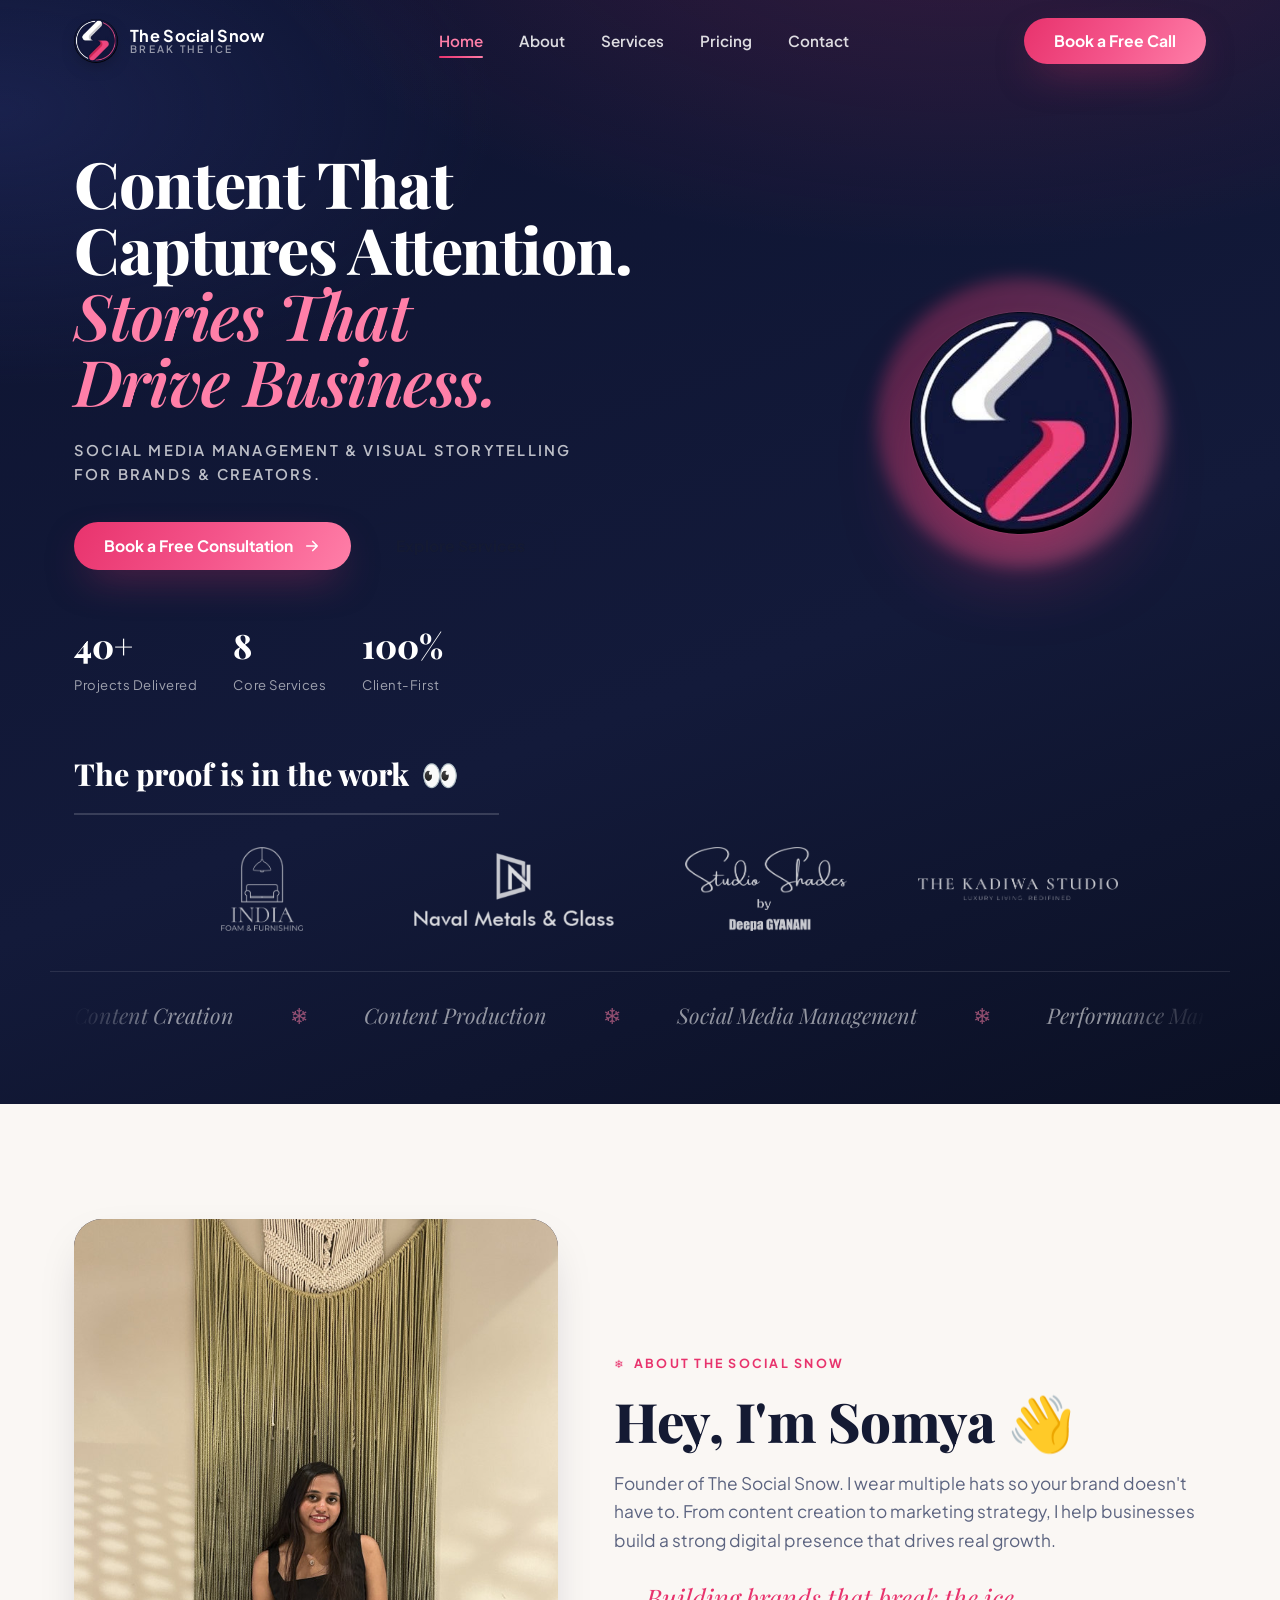
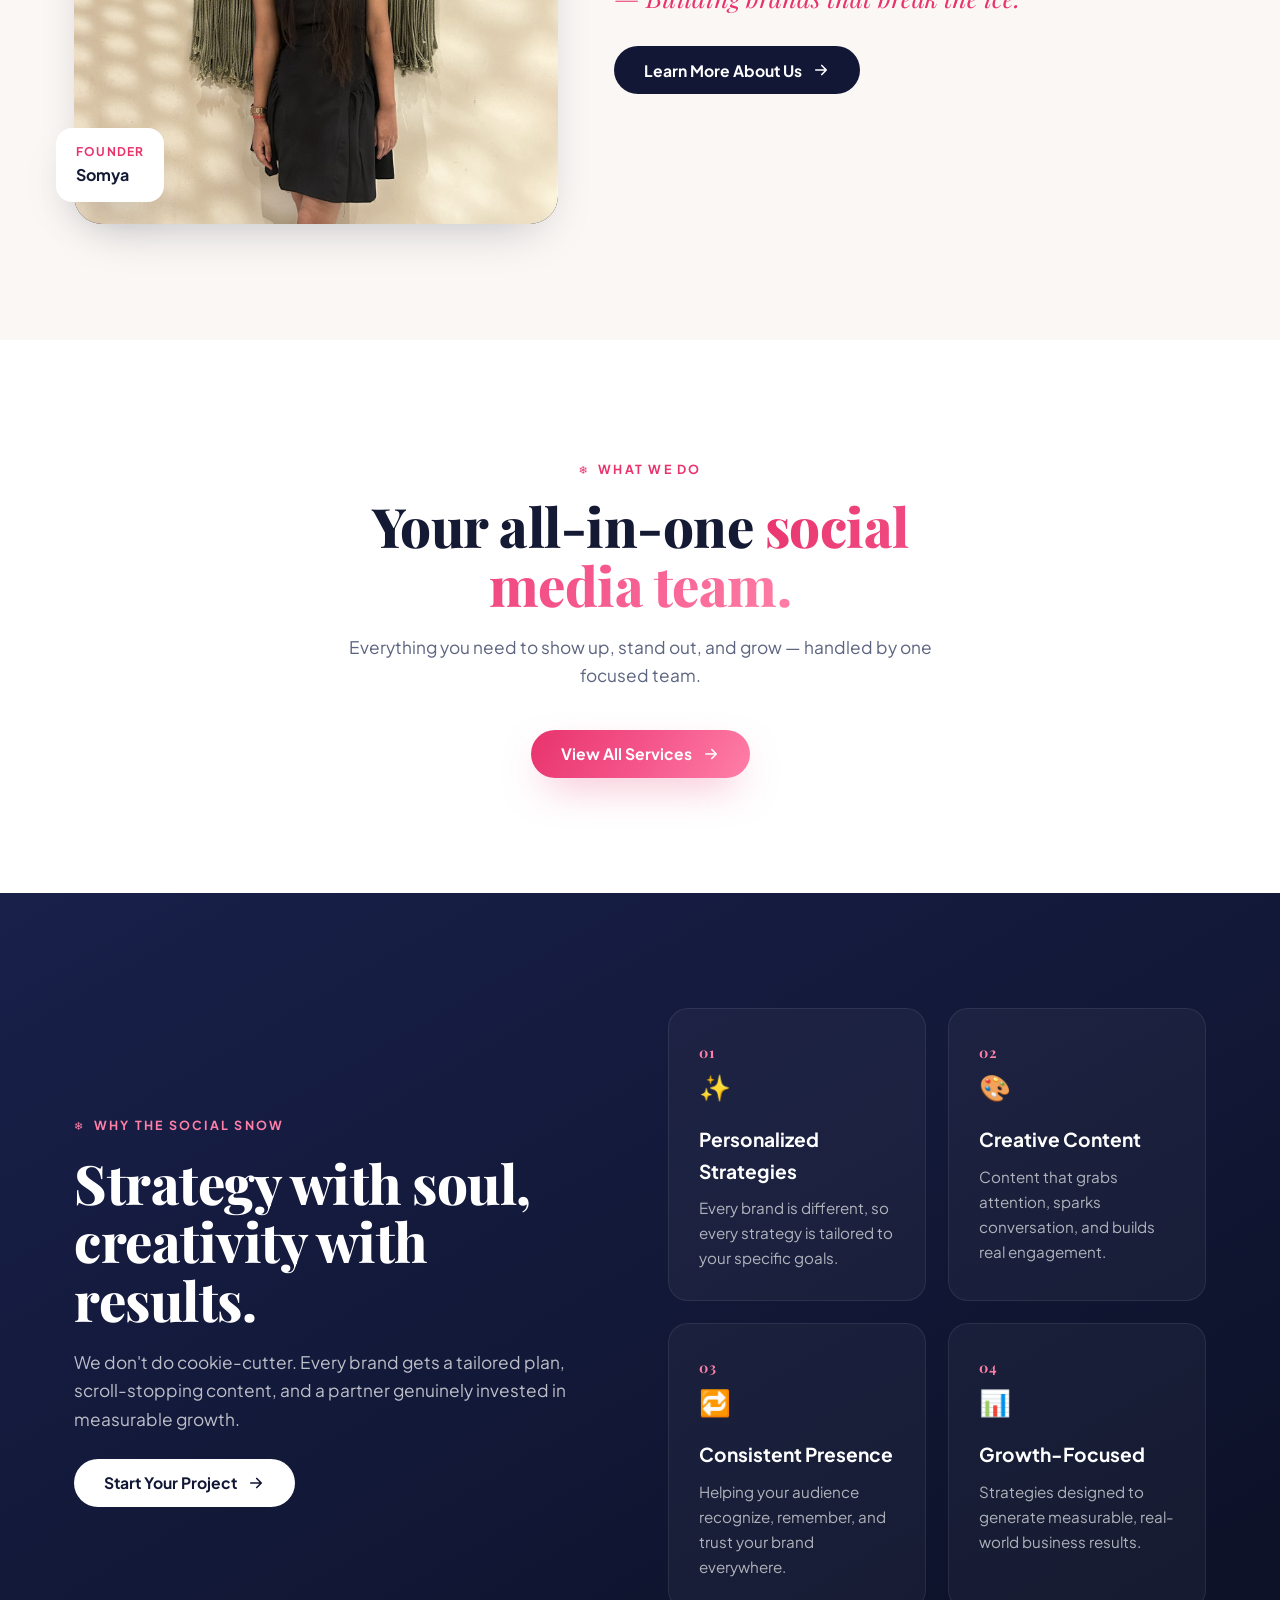
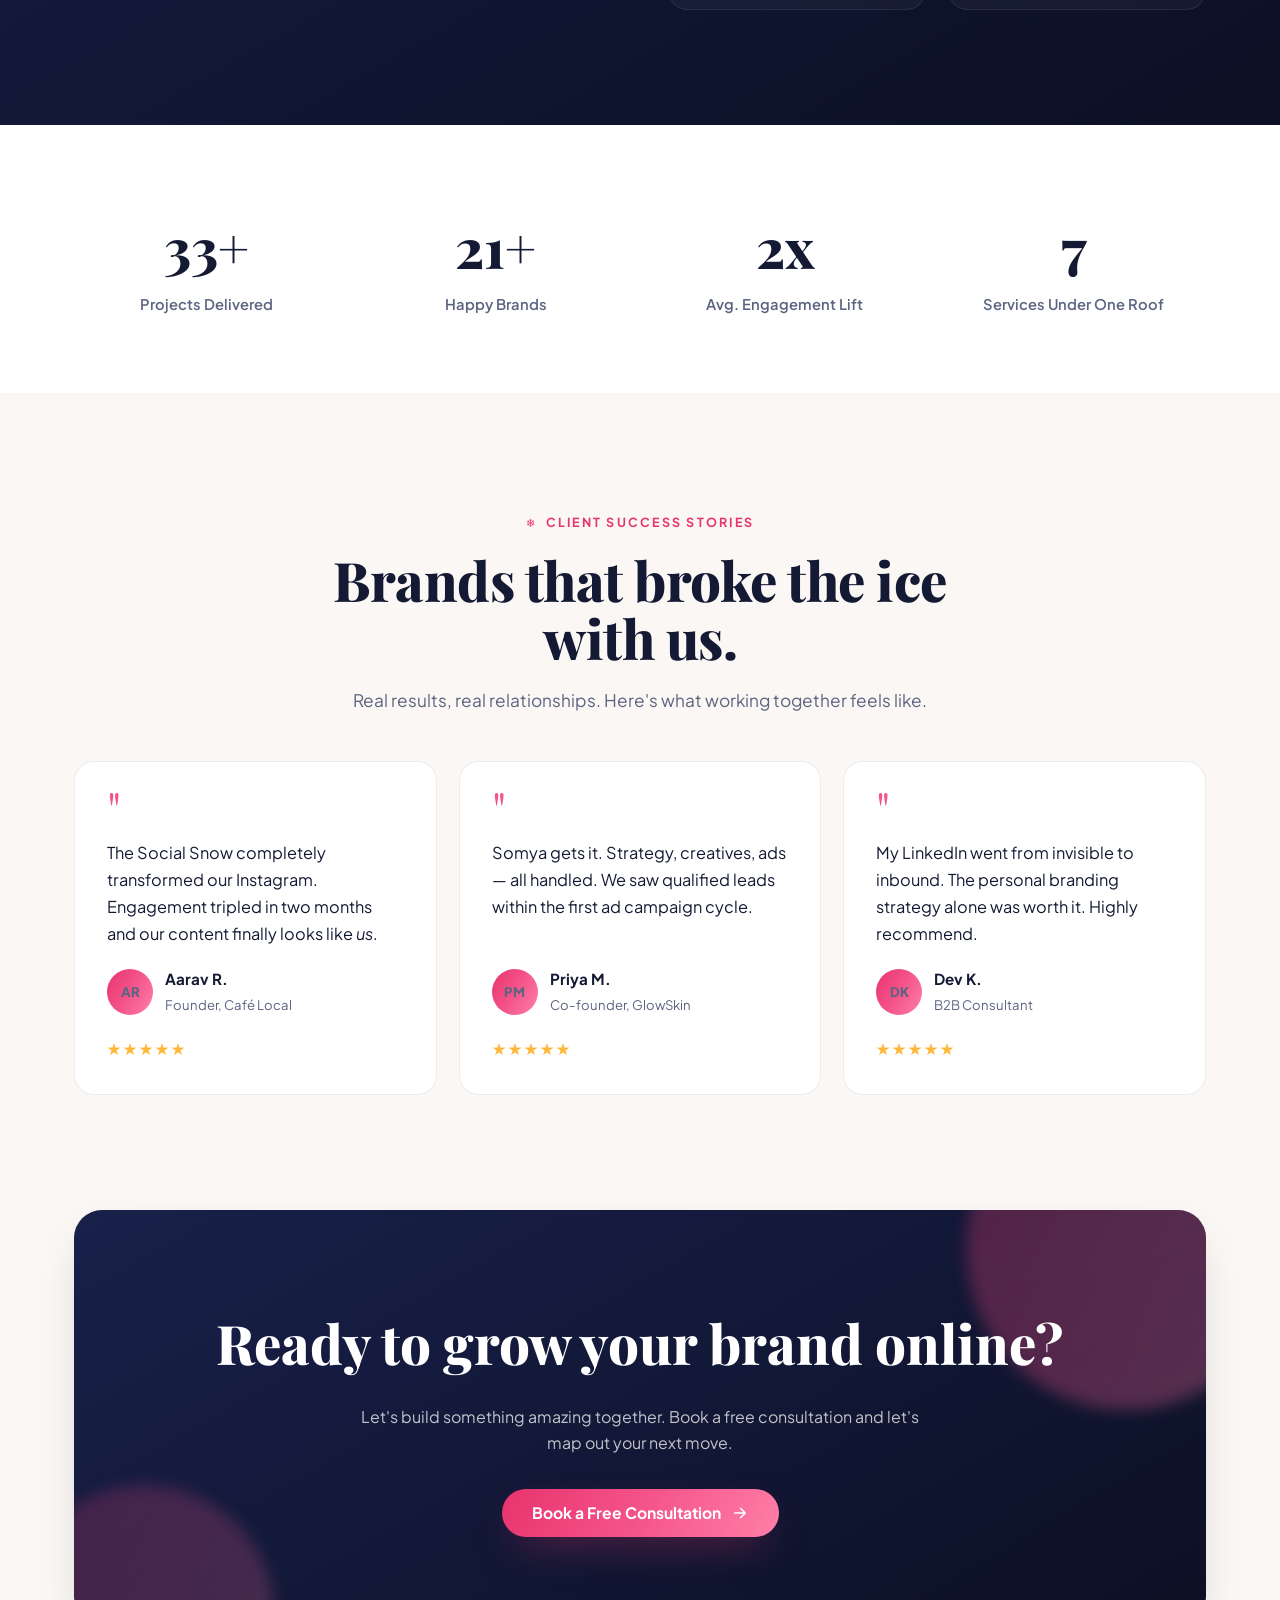
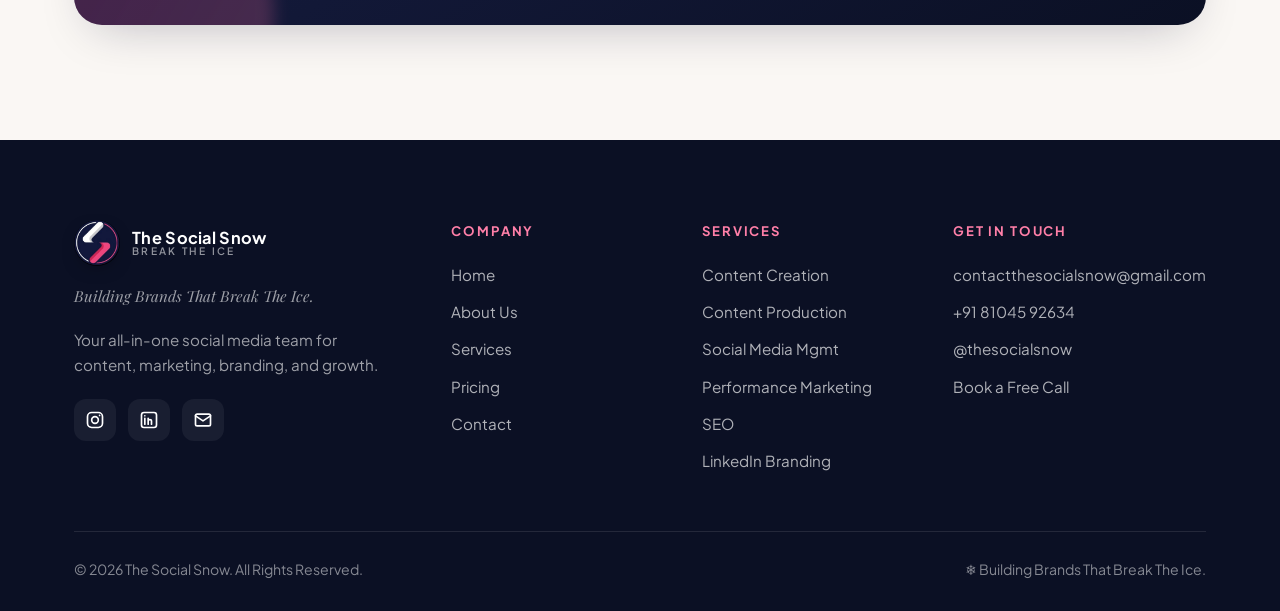
<file: index.html>
<!DOCTYPE html>
<html lang="en">
<head>
  <meta charset="UTF-8" />
  <meta name="viewport" content="width=device-width, initial-scale=1.0" />
  <title>The Social Snow — Building Brands That Break The Ice</title>
  <meta name="description" content="The Social Snow is your all-in-one social media team helping businesses grow through creative content, strategic marketing, and impactful branding. Book a free consultation today." />
  <link rel="icon" href="assets/images/logo.jpg" />

  <!-- ⚠️ Open Graph / social share preview — REPLACE https://thesocialsnow.com with your live domain -->
  <meta property="og:type" content="website" />
  <meta property="og:site_name" content="The Social Snow" />
  <meta property="og:title" content="The Social Snow — Building Brands That Break The Ice" />
  <meta property="og:description" content="Your all-in-one social media team helping businesses grow through creative content, strategic marketing, and impactful branding." />
  <meta property="og:url" content="https://thesocialsnow.com/" />
  <meta property="og:image" content="https://thesocialsnow.com/assets/images/logo.jpg" />
  <meta property="og:image:width" content="320" />
  <meta property="og:image:height" content="320" />
  <meta property="og:image:alt" content="The Social Snow logo" />
  <meta name="twitter:card" content="summary_large_image" />
  <meta name="twitter:title" content="The Social Snow — Building Brands That Break The Ice" />
  <meta name="twitter:description" content="Your all-in-one social media team for content, marketing, branding, and growth." />
  <meta name="twitter:image" content="https://thesocialsnow.com/assets/images/logo.jpg" />
  <meta name="theme-color" content="#0b1024" />
  <link rel="preconnect" href="https://fonts.googleapis.com" />
  <link rel="preconnect" href="https://fonts.gstatic.com" crossorigin />
  <link href="https://fonts.googleapis.com/css2?family=Playfair+Display:ital,wght@0,500;0,700;0,800;0,900;1,500;1,600&family=Plus+Jakarta+Sans:wght@400;500;600;700;800&display=swap" rel="stylesheet" />
  <link rel="stylesheet" href="assets/css/style.css" />

  <!-- Calendly booking widget -->
  <link href="https://assets.calendly.com/assets/external/widget.css" rel="stylesheet" />
  <script src="https://assets.calendly.com/assets/external/widget.js" async></script>
</head>
<body>
  <div class="scroll-progress"></div>

  <!-- ===== NAV ===== -->
  <header class="nav">
    <div class="container nav__inner">
      <a href="index.html" class="brand">
        <img src="assets/images/logo.jpg" alt="The Social Snow logo" />
        <span class="brand__name"><b>The Social Snow</b><span>Break The Ice</span></span>
      </a>
      <nav class="nav-links" id="navLinks">
        <a href="index.html" class="active">Home</a>
        <a href="about.html">About</a>
        <a href="services.html">Services</a>
        <a href="plans.html">Pricing</a>
        <a href="contact.html">Contact</a>
        <a href="#" class="btn btn-primary js-book-call">Book a Call</a>
      </nav>
      <div class="nav__cta">
        <a href="#" class="btn btn-primary js-book-call">Book a Free Call</a>
        <button class="nav-toggle" id="navToggle" aria-label="Menu"><span></span></button>
      </div>
    </div>
  </header>

  <!-- ===== HERO ===== -->
  <section class="hero">
    <div class="container hero__grid">
      <div class="hero__copy">
        <h1 class="reveal in" data-delay="1"><span>Content That</span><span>Captures Attention.</span><em>Stories That</em><em>Drive Business.</em></h1>
        <p class="hero__sub hero__kicker reveal in" data-delay="2">
          Social media management &amp; visual storytelling for brands &amp; creators.
        </p>
        <div class="hero__cta reveal in" data-delay="3">
          <a href="#" class="btn btn-primary js-book-call">
            Book a Free Consultation
            <svg viewBox="0 0 24 24" fill="none" stroke="currentColor" stroke-width="2.2"><path d="M5 12h14M13 6l6 6-6 6" stroke-linecap="round" stroke-linejoin="round"/></svg>
          </a>
          <a href="services.html" class="btn btn-ghost">Explore Services</a>
        </div>
        <div class="hero__stats reveal in" data-delay="4">
          <div><div class="num"><span data-count="40" data-suffix="+">40+</span></div><div class="lbl">Projects Delivered</div></div>
          <div><div class="num"><span data-count="8" data-suffix="">8</span></div><div class="lbl">Core Services</div></div>
          <div><div class="num"><span data-count="100" data-suffix="%">100%</span></div><div class="lbl">Client-First</div></div>
        </div>
      </div>

      <div class="hero__visual reveal in" data-delay="2">
        <div class="orb"></div>
        <img class="hero-logo" src="assets/images/logo.jpg" alt="The Social Snow" />
      </div>
    </div>

    <div class="container hero__trust reveal in" data-delay="3">
      <h3 class="hero__trust-title">The proof is in the work <span>👀</span></h3>
      <div class="hero__logos">
        <img src="assets/images/brand/india-foam-furnishing.png" alt="India Foam & Furnishing" loading="lazy" />
        <img src="assets/images/brand/naval-metals-glass.png" alt="Naval Metals & Glass" loading="lazy" />
        <img src="assets/images/brand/studio-shades.png" alt="Studio Shades by Deepa Gyanani" loading="lazy" />
        <img src="assets/images/brand/kadiwa-studio.png" alt="The Kadiwa Studio" loading="lazy" />
      </div>
    </div>

    <div class="container hero__marquee">
      <div class="marquee">
        <div class="marquee__track">
          <a href="services.html#content">Content Creation</a><a href="services.html#production">Content Production</a><a href="services.html#smm">Social Media Management</a><a href="services.html#ads">Performance Marketing</a>
          <a href="services.html#seo">SEO</a><a href="services.html#design">Graphic Design</a><a href="services.html#video">Video Editing</a><a href="services.html#linkedin">LinkedIn Branding</a>
          <a href="services.html#content">Content Creation</a><a href="services.html#production">Content Production</a><a href="services.html#smm">Social Media Management</a><a href="services.html#ads">Performance Marketing</a>
          <a href="services.html#seo">SEO</a><a href="services.html#design">Graphic Design</a><a href="services.html#video">Video Editing</a><a href="services.html#linkedin">LinkedIn Branding</a>
        </div>
      </div>
    </div>
  </section>

  <!-- ===== ABOUT PREVIEW ===== -->
  <section class="section bg-cream">
    <div class="container founder">
      <div class="founder__photo reveal">
        <div class="deco"></div>
        <div class="frame">
          <img src="assets/images/founder.jpg" alt="Somya, Founder of The Social Snow" loading="lazy" />
        </div>
        <div class="tag"><span>Founder</span>Somya</div>
      </div>
      <div class="reveal" data-delay="1">
        <span class="eyebrow">About The Social Snow</span>
        <h2 class="section-title">Hey, I'm Somya <span class="wave">👋</span></h2>
        <p class="section-lead">
          Founder of The Social Snow. I wear multiple hats so your brand doesn't have to.
          From content creation to marketing strategy, I help businesses build a strong digital
          presence that drives real growth.
        </p>
        <p class="signature">— Building brands that break the ice.</p>
        <div style="margin-top:28px">
          <a href="about.html" class="btn btn-dark">
            Learn More About Us
            <svg viewBox="0 0 24 24" fill="none" stroke="currentColor" stroke-width="2.2"><path d="M5 12h14M13 6l6 6-6 6" stroke-linecap="round" stroke-linejoin="round"/></svg>
          </a>
        </div>
      </div>
    </div>
  </section>

  <!-- ===== SERVICES OVERVIEW ===== -->
  <section class="section bg-white">
    <div class="container">
      <div class="text-center reveal" style="max-width:680px;margin-inline:auto">
        <span class="eyebrow">What We Do</span>
        <h2 class="section-title">Your all-in-one <span class="text-grad">social media team.</span></h2>
        <p class="section-lead mx-auto text-center">
          Everything you need to show up, stand out, and grow — handled by one focused team.
        </p>
      </div>
      <div class="text-center reveal" data-delay="2" style="margin-top:40px">
        <a href="services.html" class="btn btn-primary">View All Services
          <svg viewBox="0 0 24 24" fill="none" stroke="currentColor" stroke-width="2.2"><path d="M5 12h14M13 6l6 6-6 6" stroke-linecap="round" stroke-linejoin="round"/></svg>
        </a>
      </div>
    </div>
  </section>

  <!-- ===== WHY CHOOSE ===== -->
  <section class="section bg-navy">
    <div class="container">
      <div class="split">
        <div class="reveal">
          <span class="eyebrow">Why The Social Snow</span>
          <h2 class="section-title">Strategy with soul,<br>creativity with results.</h2>
          <p class="section-lead">
            We don't do cookie-cutter. Every brand gets a tailored plan, scroll-stopping content,
            and a partner genuinely invested in measurable growth.
          </p>
          <a href="contact.html" class="btn btn-light" style="margin-top:26px">Start Your Project
            <svg viewBox="0 0 24 24" fill="none" stroke="currentColor" stroke-width="2.2"><path d="M5 12h14M13 6l6 6-6 6" stroke-linecap="round" stroke-linejoin="round"/></svg>
          </a>
        </div>
        <div class="cards" style="grid-template-columns:1fr 1fr">
          <div class="feature reveal"><span class="idx">01</span><span class="spark">✨</span><h3>Personalized Strategies</h3><p>Every brand is different, so every strategy is tailored to your specific goals.</p></div>
          <div class="feature reveal" data-delay="1"><span class="idx">02</span><span class="spark">🎨</span><h3>Creative Content</h3><p>Content that grabs attention, sparks conversation, and builds real engagement.</p></div>
          <div class="feature reveal" data-delay="2"><span class="idx">03</span><span class="spark">🔁</span><h3>Consistent Presence</h3><p>Helping your audience recognize, remember, and trust your brand everywhere.</p></div>
          <div class="feature reveal" data-delay="3"><span class="idx">04</span><span class="spark">📊</span><h3>Growth-Focused</h3><p>Strategies designed to generate measurable, real-world business results.</p></div>
        </div>
      </div>
    </div>
  </section>

  <!-- ===== STATS ===== -->
  <section class="section--tight bg-white">
    <div class="container">
      <div class="statband">
        <div class="reveal"><div class="num"><span data-count="40" data-suffix="+">40+</span></div><div class="lbl">Projects Delivered</div></div>
        <div class="reveal" data-delay="1"><div class="num"><span data-count="25" data-suffix="+">25+</span></div><div class="lbl">Happy Brands</div></div>
        <div class="reveal" data-delay="2"><div class="num"><span data-count="3" data-suffix="x">3x</span></div><div class="lbl">Avg. Engagement Lift</div></div>
        <div class="reveal" data-delay="3"><div class="num"><span data-count="8" data-suffix="">8</span></div><div class="lbl">Services Under One Roof</div></div>
      </div>
    </div>
  </section>

  <!-- ===== TESTIMONIALS ===== -->
  <section class="section bg-cream">
    <div class="container">
      <div class="text-center reveal" style="max-width:640px;margin-inline:auto">
        <span class="eyebrow">Client Success Stories</span>
        <h2 class="section-title">Brands that broke the ice with us.</h2>
        <p class="section-lead mx-auto text-center">Real results, real relationships. Here's what working together feels like.</p>
      </div>
      <div class="testi-grid reveal" data-delay="1" style="margin-top:46px">
        <div class="testi">
          <span class="quote-mark">"</span>
          <p>The Social Snow completely transformed our Instagram. Engagement tripled in two months and our content finally looks like <em>us</em>.</p>
          <div class="who"><span class="av">AR</span><div><b>Aarav R.</b><span>Founder, Café Local</span></div></div>
          <div class="stars">★★★★★</div>
        </div>
        <div class="testi">
          <span class="quote-mark">"</span>
          <p>Somya gets it. Strategy, creatives, ads — all handled. We saw qualified leads within the first ad campaign cycle.</p>
          <div class="who"><span class="av">PM</span><div><b>Priya M.</b><span>Co-founder, GlowSkin</span></div></div>
          <div class="stars">★★★★★</div>
        </div>
        <div class="testi">
          <span class="quote-mark">"</span>
          <p>My LinkedIn went from invisible to inbound. The personal branding strategy alone was worth it. Highly recommend.</p>
          <div class="who"><span class="av">DK</span><div><b>Dev K.</b><span>B2B Consultant</span></div></div>
          <div class="stars">★★★★★</div>
        </div>
      </div>
    </div>
  </section>

  <!-- ===== CTA ===== -->
  <section class="section bg-cream" style="padding-top:0">
    <div class="container">
      <div class="cta-band reveal">
        <h2>Ready to grow your brand online?</h2>
        <p>Let's build something amazing together. Book a free consultation and let's map out your next move.</p>
        <a href="#" class="btn btn-primary js-book-call">Book a Free Consultation
          <svg viewBox="0 0 24 24" fill="none" stroke="currentColor" stroke-width="2.2"><path d="M5 12h14M13 6l6 6-6 6" stroke-linecap="round" stroke-linejoin="round"/></svg>
        </a>
      </div>
    </div>
  </section>

  <!-- ===== FOOTER (shared) ===== -->
  <footer class="footer">
    <div class="container">
      <div class="footer__grid">
        <div class="footer__about">
          <a href="index.html" class="brand">
            <img src="assets/images/logo.jpg" alt="The Social Snow logo" style="width:46px;height:46px;border-radius:50%" />
            <span class="brand__name"><b style="color:#fff">The Social Snow</b><span>Break The Ice</span></span>
          </a>
          <p class="footer__tag">Building Brands That Break The Ice.</p>
          <p>Your all-in-one social media team for content, marketing, branding, and growth.</p>
          <div class="socials">
            <a href="https://www.instagram.com/thesocialsnow" target="_blank" rel="noopener" aria-label="Instagram"><svg viewBox="0 0 24 24" fill="none" stroke="currentColor" stroke-width="2"><rect x="3" y="3" width="18" height="18" rx="5"/><circle cx="12" cy="12" r="4"/><circle cx="17.5" cy="6.5" r="1" fill="currentColor" stroke="none"/></svg></a>
            <a href="#" aria-label="LinkedIn"><svg viewBox="0 0 24 24" fill="none" stroke="currentColor" stroke-width="2"><rect x="3" y="3" width="18" height="18" rx="3"/><path d="M7 10v7M7 7v.01M11 17v-7M11 13c0-2 4-2 4 0v4" stroke-linecap="round" stroke-linejoin="round"/></svg></a>
            <a href="mailto:contactthesocialsnow@gmail.com" aria-label="Email"><svg viewBox="0 0 24 24" fill="none" stroke="currentColor" stroke-width="2"><rect x="3" y="5" width="18" height="14" rx="2"/><path d="M3 7l9 6 9-6" stroke-linecap="round" stroke-linejoin="round"/></svg></a>
          </div>
        </div>
        <div>
          <h4>Company</h4>
          <ul>
            <li><a href="index.html">Home</a></li>
            <li><a href="about.html">About Us</a></li>
            <li><a href="services.html">Services</a></li>
            <li><a href="plans.html">Pricing</a></li>
            <li><a href="contact.html">Contact</a></li>
          </ul>
        </div>
        <div>
          <h4>Services</h4>
          <ul>
            <li><a href="services.html#content">Content Creation</a></li>
            <li><a href="services.html#production">Content Production</a></li>
            <li><a href="services.html">Social Media Mgmt</a></li>
            <li><a href="services.html">Performance Marketing</a></li>
            <li><a href="services.html">SEO</a></li>
            <li><a href="services.html">LinkedIn Branding</a></li>
          </ul>
        </div>
        <div>
          <h4>Get In Touch</h4>
          <ul>
            <li><a href="mailto:contactthesocialsnow@gmail.com">contactthesocialsnow@gmail.com</a></li>
            <li><a href="tel:+918104592634">+91 81045 92634</a></li>
            <li><a href="https://www.instagram.com/thesocialsnow" target="_blank" rel="noopener">@thesocialsnow</a></li>
            <li><a href="#" class="js-book-call">Book a Free Call</a></li>
          </ul>
        </div>
      </div>
      <div class="footer__bottom">
        <span>© <span data-year>2026</span> The Social Snow. All Rights Reserved.</span>
        <span>❄️ Building Brands That Break The Ice.</span>
      </div>
    </div>
  </footer>

  <button class="to-top" aria-label="Back to top">
    <svg viewBox="0 0 24 24" width="20" height="20" fill="none" stroke="currentColor" stroke-width="2.4"><path d="M12 19V5M6 11l6-6 6 6" stroke-linecap="round" stroke-linejoin="round"/></svg>
  </button>

  <script src="assets/js/script.js"></script>
</body>
</html>
</file>
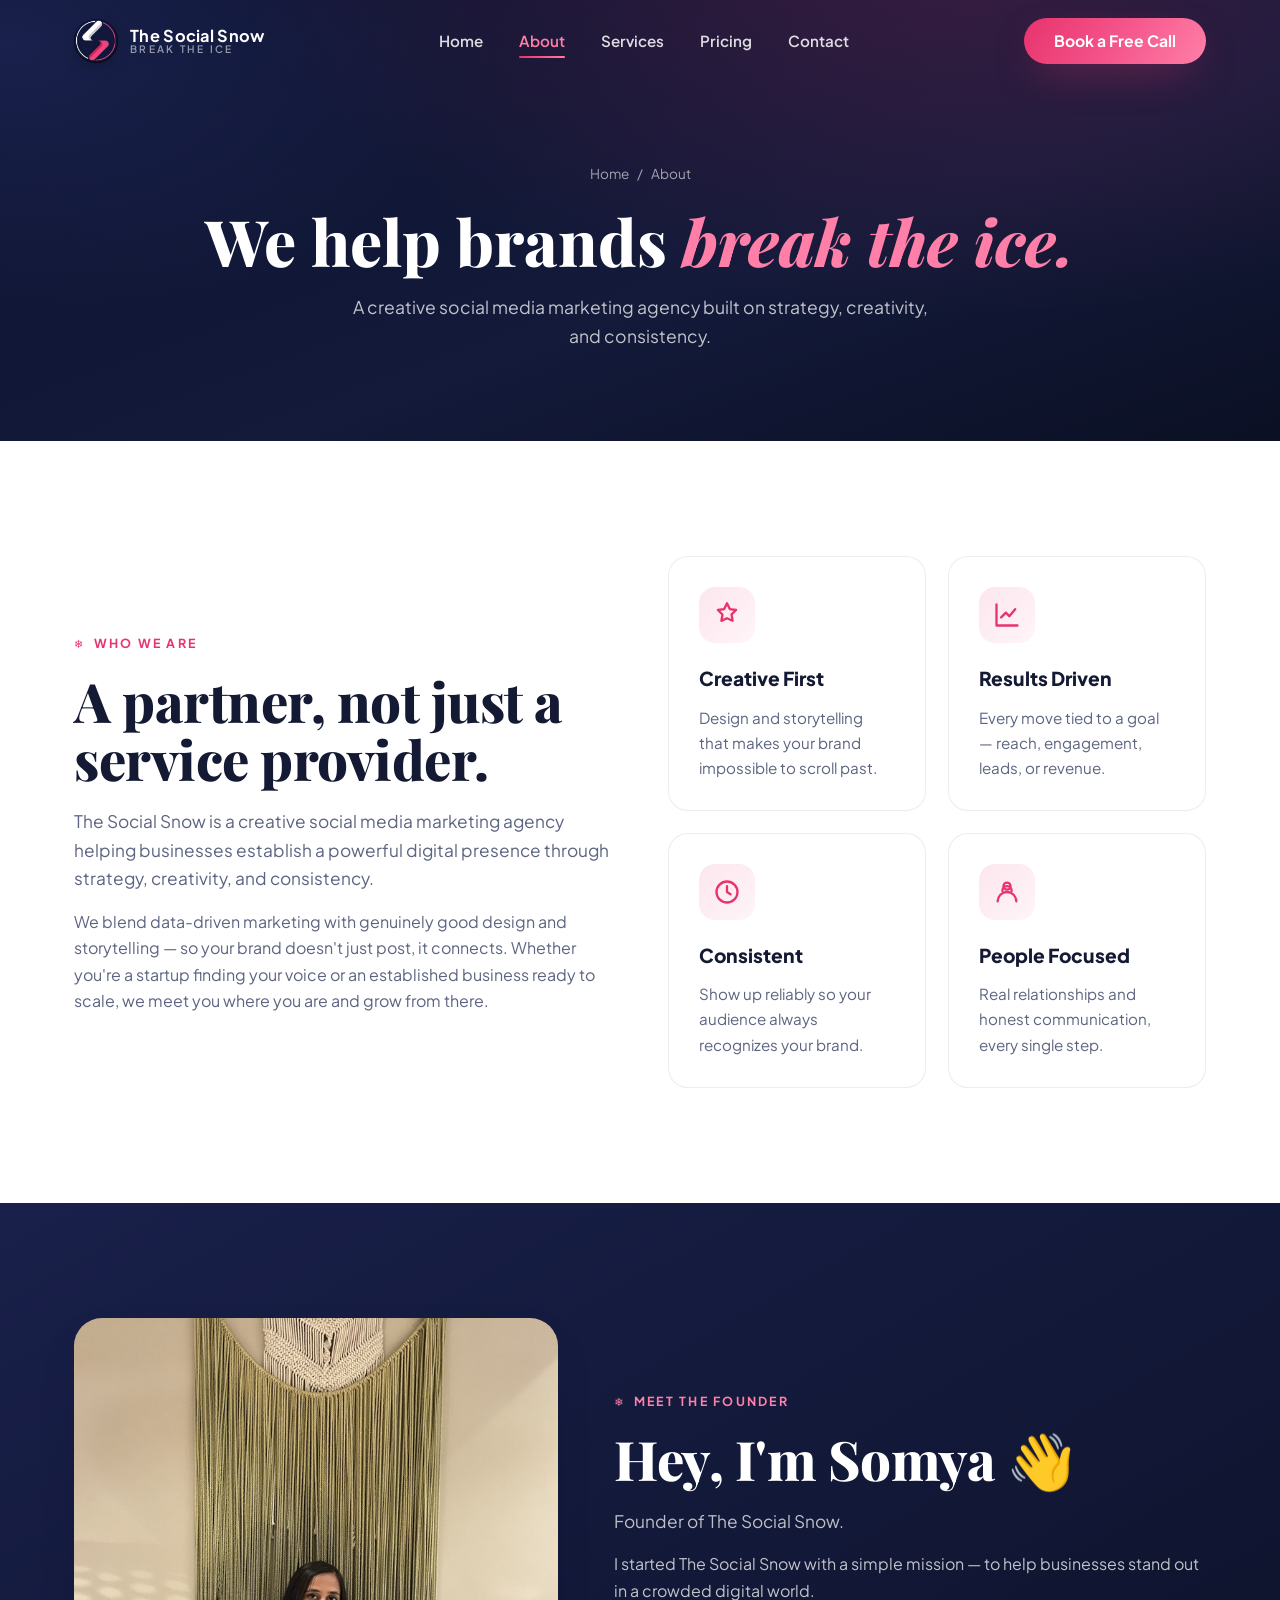
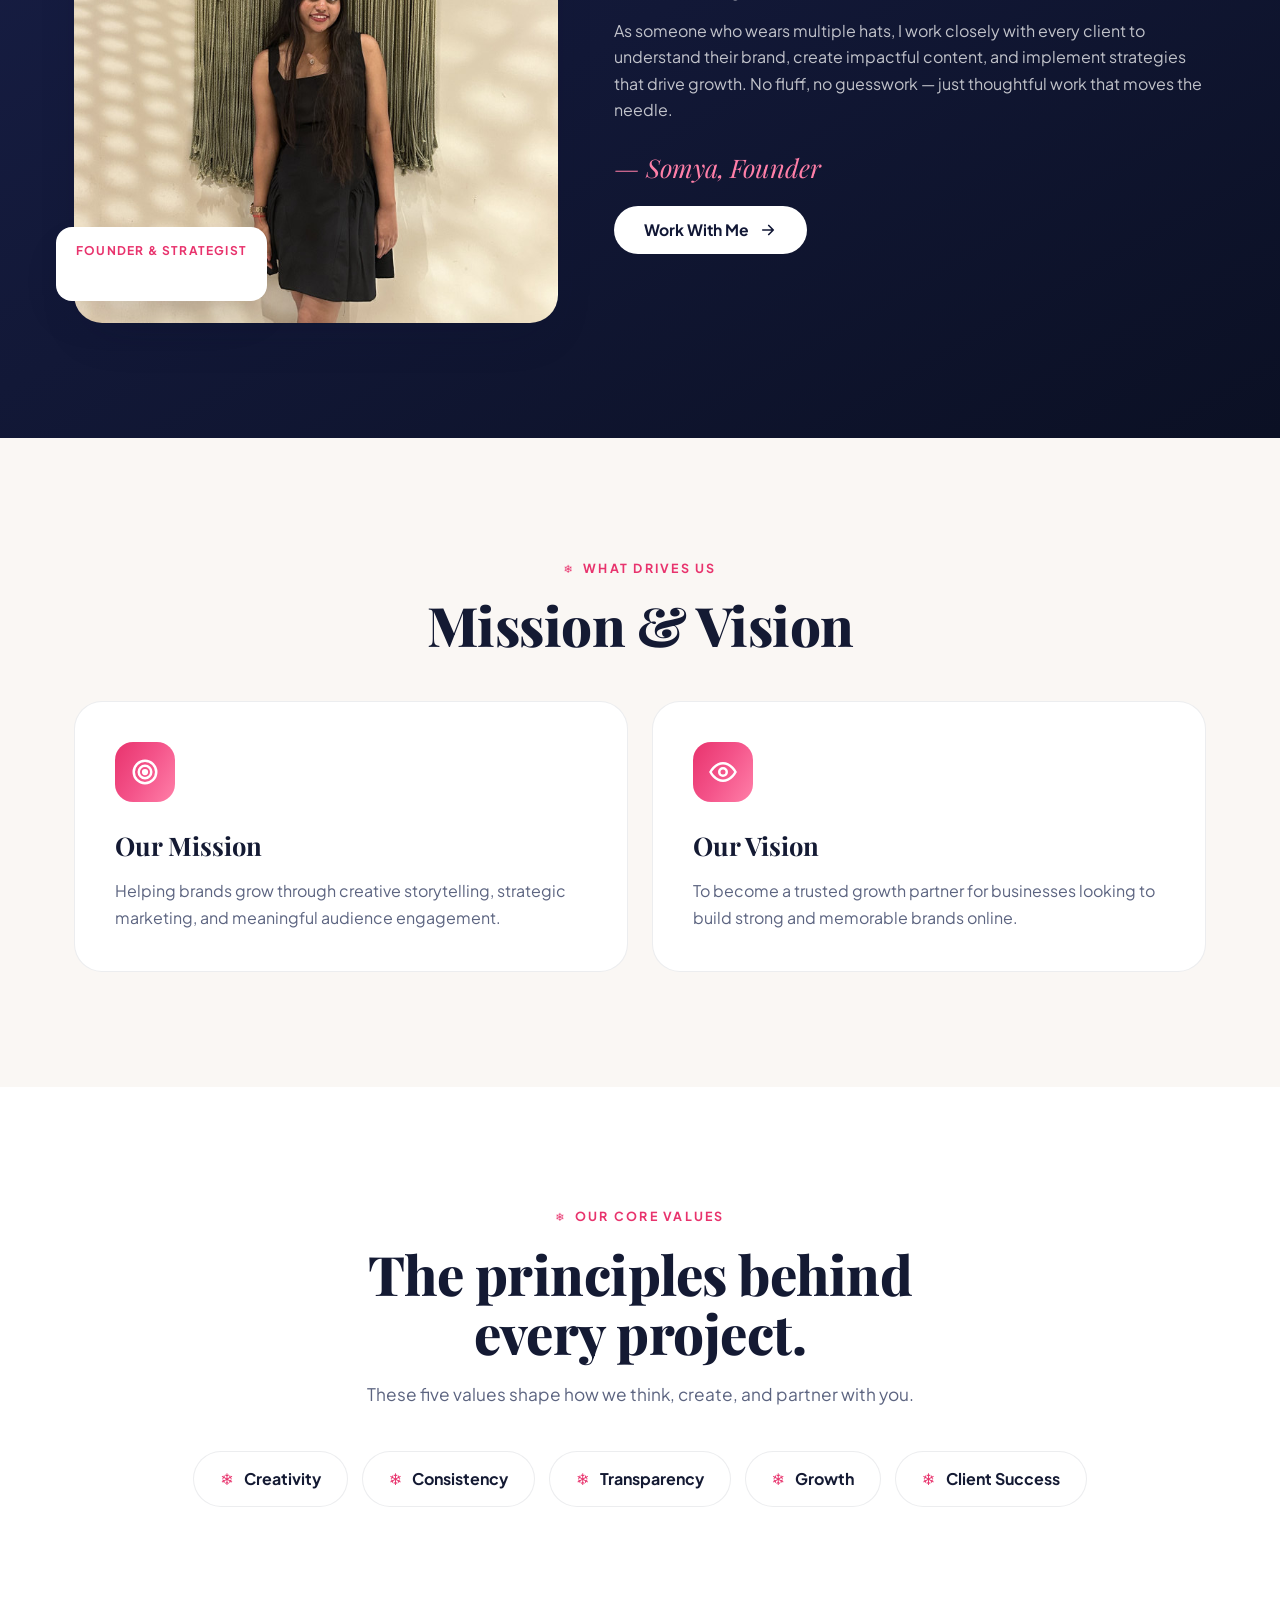
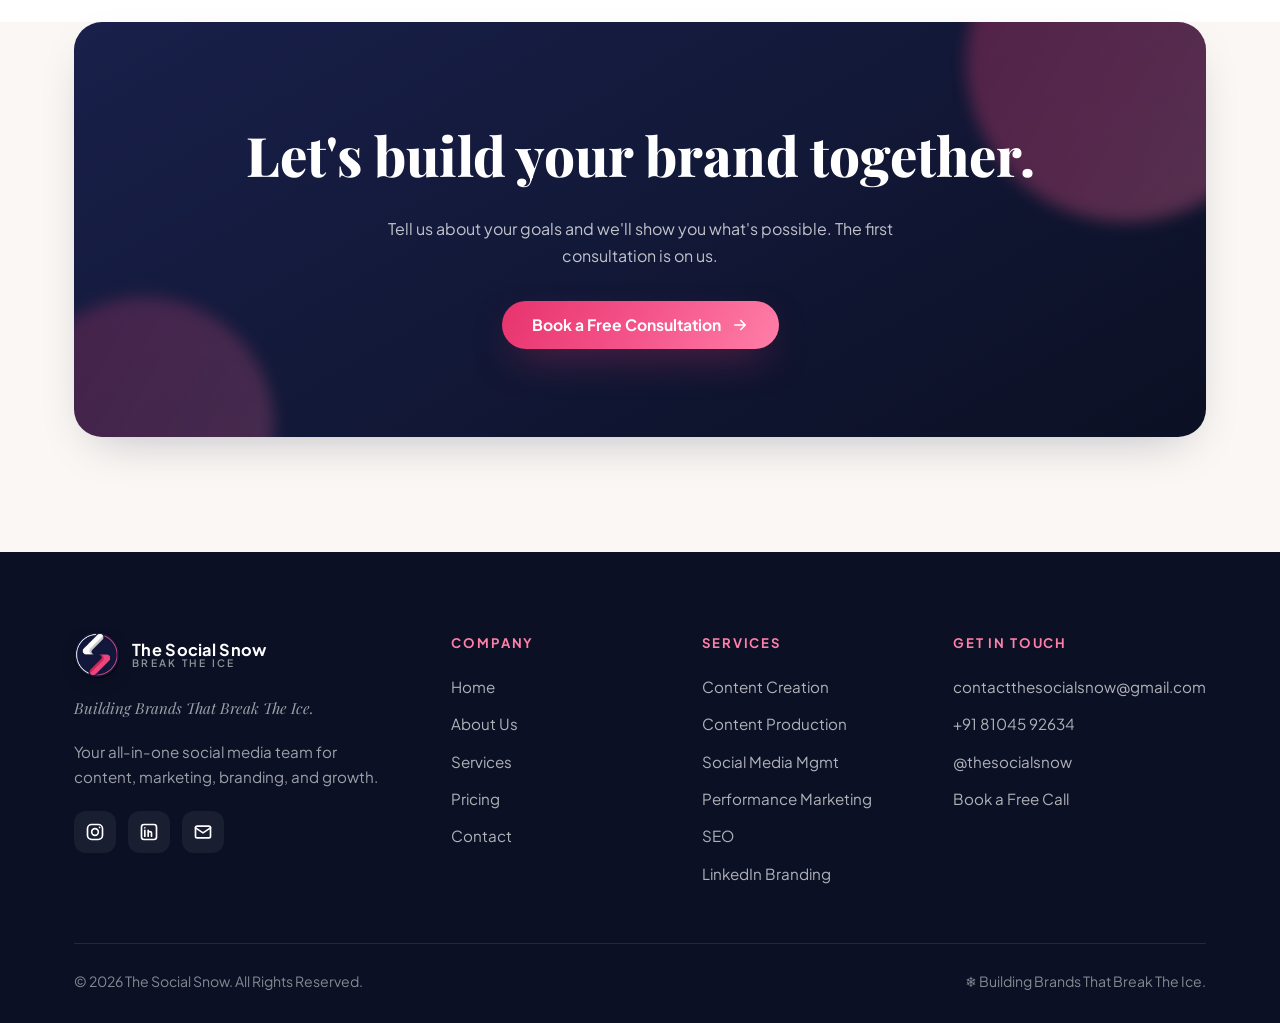
<file: about.html>
<!DOCTYPE html>
<html lang="en">
<head>
  <meta charset="UTF-8" />
  <meta name="viewport" content="width=device-width, initial-scale=1.0" />
  <title>About Us — The Social Snow</title>
  <meta name="description" content="The Social Snow is a creative social media marketing agency founded by Somya, helping businesses build a powerful digital presence through strategy, creativity, and consistency." />
  <link rel="icon" href="assets/images/logo.jpg" />

  <!-- ⚠️ Open Graph / social share preview — REPLACE https://thesocialsnow.com with your live domain -->
  <meta property="og:type" content="website" />
  <meta property="og:site_name" content="The Social Snow" />
  <meta property="og:title" content="About Us — The Social Snow" />
  <meta property="og:description" content="A creative social media marketing agency founded by Somya, helping businesses build a powerful digital presence through strategy, creativity, and consistency." />
  <meta property="og:url" content="https://thesocialsnow.com/about.html" />
  <meta property="og:image" content="https://thesocialsnow.com/assets/images/logo.jpg" />
  <meta property="og:image:width" content="320" />
  <meta property="og:image:height" content="320" />
  <meta property="og:image:alt" content="The Social Snow logo" />
  <meta name="twitter:card" content="summary_large_image" />
  <meta name="twitter:title" content="About Us — The Social Snow" />
  <meta name="twitter:description" content="Meet Somya and the team building brands that break the ice." />
  <meta name="twitter:image" content="https://thesocialsnow.com/assets/images/logo.jpg" />
  <meta name="theme-color" content="#0b1024" />
  <link rel="preconnect" href="https://fonts.googleapis.com" />
  <link rel="preconnect" href="https://fonts.gstatic.com" crossorigin />
  <link href="https://fonts.googleapis.com/css2?family=Playfair+Display:ital,wght@0,500;0,700;0,800;0,900;1,500;1,600&family=Plus+Jakarta+Sans:wght@400;500;600;700;800&display=swap" rel="stylesheet" />
  <link rel="stylesheet" href="assets/css/style.css" />

  <!-- Calendly booking widget -->
  <link href="https://assets.calendly.com/assets/external/widget.css" rel="stylesheet" />
  <script src="https://assets.calendly.com/assets/external/widget.js" async></script>
</head>
<body>
  <div class="scroll-progress"></div>

  <header class="nav">
    <div class="container nav__inner">
      <a href="index.html" class="brand">
        <img src="assets/images/logo.jpg" alt="The Social Snow logo" />
        <span class="brand__name"><b>The Social Snow</b><span>Break The Ice</span></span>
      </a>
      <nav class="nav-links" id="navLinks">
        <a href="index.html">Home</a>
        <a href="about.html" class="active">About</a>
        <a href="services.html">Services</a>
        <a href="plans.html">Pricing</a>
        <a href="contact.html">Contact</a>
        <a href="#" class="btn btn-primary js-book-call">Book a Call</a>
      </nav>
      <div class="nav__cta">
        <a href="#" class="btn btn-primary js-book-call">Book a Free Call</a>
        <button class="nav-toggle" id="navToggle" aria-label="Menu"><span></span></button>
      </div>
    </div>
  </header>

  <!-- ===== PAGE HERO ===== -->
  <section class="page-hero">
    <div class="container">
      <div class="crumbs reveal in"><a href="index.html">Home</a> <span>/</span> <span>About</span></div>
      <h1 class="reveal in" data-delay="1">We help brands <em style="font-style:italic;color:var(--pink-300)">break the ice.</em></h1>
      <p class="reveal in" data-delay="2">A creative social media marketing agency built on strategy, creativity, and consistency.</p>
    </div>
  </section>

  <!-- ===== WHO WE ARE ===== -->
  <section class="section bg-white">
    <div class="container split">
      <div class="reveal">
        <span class="eyebrow">Who We Are</span>
        <h2 class="section-title">A partner, not just a service provider.</h2>
        <p class="section-lead">
          The Social Snow is a creative social media marketing agency helping businesses establish
          a powerful digital presence through strategy, creativity, and consistency.
        </p>
        <p style="color:var(--muted);margin-top:16px">
          We blend data-driven marketing with genuinely good design and storytelling — so your brand
          doesn't just post, it connects. Whether you're a startup finding your voice or an established
          business ready to scale, we meet you where you are and grow from there.
        </p>
      </div>
      <div class="cards reveal" data-delay="1" style="grid-template-columns:1fr 1fr">
        <div class="card"><div class="card__icon"><svg viewBox="0 0 24 24" fill="none" stroke="currentColor" stroke-width="2"><path d="M12 2l2.4 4.9 5.4.8-3.9 3.8.9 5.4L12 14.8 7.2 17l.9-5.4L4.2 7.7l5.4-.8z" stroke-linejoin="round"/></svg></div><h3>Creative First</h3><p>Design and storytelling that makes your brand impossible to scroll past.</p></div>
        <div class="card"><div class="card__icon"><svg viewBox="0 0 24 24" fill="none" stroke="currentColor" stroke-width="2"><path d="M3 3v18h18M7 14l4-4 3 3 5-6" stroke-linecap="round" stroke-linejoin="round"/></svg></div><h3>Results Driven</h3><p>Every move tied to a goal — reach, engagement, leads, or revenue.</p></div>
        <div class="card"><div class="card__icon"><svg viewBox="0 0 24 24" fill="none" stroke="currentColor" stroke-width="2"><circle cx="12" cy="12" r="9"/><path d="M12 7v5l3 2" stroke-linecap="round" stroke-linejoin="round"/></svg></div><h3>Consistent</h3><p>Show up reliably so your audience always recognizes your brand.</p></div>
        <div class="card"><div class="card__icon"><svg viewBox="0 0 24 24" fill="none" stroke="currentColor" stroke-width="2"><path d="M16 11a4 4 0 1 0-8 0M4 20a8 8 0 0 1 16 0" stroke-linecap="round"/><circle cx="12" cy="7" r="3"/></svg></div><h3>People Focused</h3><p>Real relationships and honest communication, every single step.</p></div>
      </div>
    </div>
  </section>

  <!-- ===== MEET THE FOUNDER ===== -->
  <section class="section bg-navy">
    <div class="container founder">
      <div class="founder__photo reveal">
        <div class="deco"></div>
        <div class="frame"><img src="assets/images/founder.jpg" alt="Somya, Founder of The Social Snow" loading="lazy" /></div>
        <div class="tag"><span>Founder & Strategist</span>Somya</div>
      </div>
      <div class="reveal" data-delay="1">
        <span class="eyebrow">Meet The Founder</span>
        <h2 class="section-title">Hey, I'm Somya <span class="wave">👋</span></h2>
        <p class="section-lead">Founder of The Social Snow.</p>
        <p style="color:rgba(255,255,255,0.74);margin-top:16px">
          I started The Social Snow with a simple mission — to help businesses stand out in a crowded
          digital world.
        </p>
        <p style="color:rgba(255,255,255,0.74);margin-top:14px">
          As someone who wears multiple hats, I work closely with every client to understand their brand,
          create impactful content, and implement strategies that drive growth. No fluff, no guesswork —
          just thoughtful work that moves the needle.
        </p>
        <p class="signature" style="color:var(--pink-300)">— Somya, Founder</p>
        <a href="contact.html" class="btn btn-light" style="margin-top:18px">Work With Me
          <svg viewBox="0 0 24 24" fill="none" stroke="currentColor" stroke-width="2.2"><path d="M5 12h14M13 6l6 6-6 6" stroke-linecap="round" stroke-linejoin="round"/></svg>
        </a>
      </div>
    </div>
  </section>

  <!-- ===== MISSION / VISION ===== -->
  <section class="section bg-cream">
    <div class="container">
      <div class="text-center reveal" style="max-width:600px;margin-inline:auto">
        <span class="eyebrow">What Drives Us</span>
        <h2 class="section-title">Mission &amp; Vision</h2>
      </div>
      <div class="mv-grid reveal" data-delay="1" style="margin-top:46px">
        <div class="mv">
          <div class="mv__ic"><svg viewBox="0 0 24 24" fill="none" stroke="currentColor" stroke-width="2"><circle cx="12" cy="12" r="9"/><circle cx="12" cy="12" r="5"/><circle cx="12" cy="12" r="1.5" fill="currentColor"/></svg></div>
          <h3>Our Mission</h3>
          <p>Helping brands grow through creative storytelling, strategic marketing, and meaningful audience engagement.</p>
        </div>
        <div class="mv">
          <div class="mv__ic"><svg viewBox="0 0 24 24" fill="none" stroke="currentColor" stroke-width="2"><path d="M2 12s3.5-7 10-7 10 7 10 7-3.5 7-10 7S2 12 2 12z"/><circle cx="12" cy="12" r="3"/></svg></div>
          <h3>Our Vision</h3>
          <p>To become a trusted growth partner for businesses looking to build strong and memorable brands online.</p>
        </div>
      </div>
    </div>
  </section>

  <!-- ===== CORE VALUES ===== -->
  <section class="section bg-white">
    <div class="container text-center">
      <div class="reveal" style="max-width:600px;margin-inline:auto">
        <span class="eyebrow">Our Core Values</span>
        <h2 class="section-title">The principles behind every project.</h2>
        <p class="section-lead mx-auto text-center">These five values shape how we think, create, and partner with you.</p>
      </div>
      <div class="values-list reveal" data-delay="1" style="margin-top:42px">
        <span class="value-pill">Creativity</span>
        <span class="value-pill">Consistency</span>
        <span class="value-pill">Transparency</span>
        <span class="value-pill">Growth</span>
        <span class="value-pill">Client Success</span>
      </div>
    </div>
  </section>

  <!-- ===== CTA ===== -->
  <section class="section bg-cream" style="padding-top:0">
    <div class="container">
      <div class="cta-band reveal">
        <h2>Let's build your brand together.</h2>
        <p>Tell us about your goals and we'll show you what's possible. The first consultation is on us.</p>
        <a href="#" class="btn btn-primary js-book-call">Book a Free Consultation
          <svg viewBox="0 0 24 24" fill="none" stroke="currentColor" stroke-width="2.2"><path d="M5 12h14M13 6l6 6-6 6" stroke-linecap="round" stroke-linejoin="round"/></svg>
        </a>
      </div>
    </div>
  </section>

  <!-- ===== FOOTER ===== -->
  <footer class="footer">
    <div class="container">
      <div class="footer__grid">
        <div class="footer__about">
          <a href="index.html" class="brand">
            <img src="assets/images/logo.jpg" alt="The Social Snow logo" style="width:46px;height:46px;border-radius:50%" />
            <span class="brand__name"><b style="color:#fff">The Social Snow</b><span>Break The Ice</span></span>
          </a>
          <p class="footer__tag">Building Brands That Break The Ice.</p>
          <p>Your all-in-one social media team for content, marketing, branding, and growth.</p>
          <div class="socials">
            <a href="https://www.instagram.com/thesocialsnow" target="_blank" rel="noopener" aria-label="Instagram"><svg viewBox="0 0 24 24" fill="none" stroke="currentColor" stroke-width="2"><rect x="3" y="3" width="18" height="18" rx="5"/><circle cx="12" cy="12" r="4"/><circle cx="17.5" cy="6.5" r="1" fill="currentColor" stroke="none"/></svg></a>
            <a href="#" aria-label="LinkedIn"><svg viewBox="0 0 24 24" fill="none" stroke="currentColor" stroke-width="2"><rect x="3" y="3" width="18" height="18" rx="3"/><path d="M7 10v7M7 7v.01M11 17v-7M11 13c0-2 4-2 4 0v4" stroke-linecap="round" stroke-linejoin="round"/></svg></a>
            <a href="mailto:contactthesocialsnow@gmail.com" aria-label="Email"><svg viewBox="0 0 24 24" fill="none" stroke="currentColor" stroke-width="2"><rect x="3" y="5" width="18" height="14" rx="2"/><path d="M3 7l9 6 9-6" stroke-linecap="round" stroke-linejoin="round"/></svg></a>
          </div>
        </div>
        <div>
          <h4>Company</h4>
          <ul>
            <li><a href="index.html">Home</a></li>
            <li><a href="about.html">About Us</a></li>
            <li><a href="services.html">Services</a></li>
            <li><a href="plans.html">Pricing</a></li>
            <li><a href="contact.html">Contact</a></li>
          </ul>
        </div>
        <div>
          <h4>Services</h4>
          <ul>
            <li><a href="services.html#content">Content Creation</a></li>
            <li><a href="services.html#production">Content Production</a></li>
            <li><a href="services.html">Social Media Mgmt</a></li>
            <li><a href="services.html">Performance Marketing</a></li>
            <li><a href="services.html">SEO</a></li>
            <li><a href="services.html">LinkedIn Branding</a></li>
          </ul>
        </div>
        <div>
          <h4>Get In Touch</h4>
          <ul>
            <li><a href="mailto:contactthesocialsnow@gmail.com">contactthesocialsnow@gmail.com</a></li>
            <li><a href="tel:+918104592634">+91 81045 92634</a></li>
            <li><a href="https://www.instagram.com/thesocialsnow" target="_blank" rel="noopener">@thesocialsnow</a></li>
            <li><a href="#" class="js-book-call">Book a Free Call</a></li>
          </ul>
        </div>
      </div>
      <div class="footer__bottom">
        <span>© <span data-year>2026</span> The Social Snow. All Rights Reserved.</span>
        <span>❄️ Building Brands That Break The Ice.</span>
      </div>
    </div>
  </footer>

  <button class="to-top" aria-label="Back to top">
    <svg viewBox="0 0 24 24" width="20" height="20" fill="none" stroke="currentColor" stroke-width="2.4"><path d="M12 19V5M6 11l6-6 6 6" stroke-linecap="round" stroke-linejoin="round"/></svg>
  </button>

  <script src="assets/js/script.js"></script>
</body>
</html>
</file>
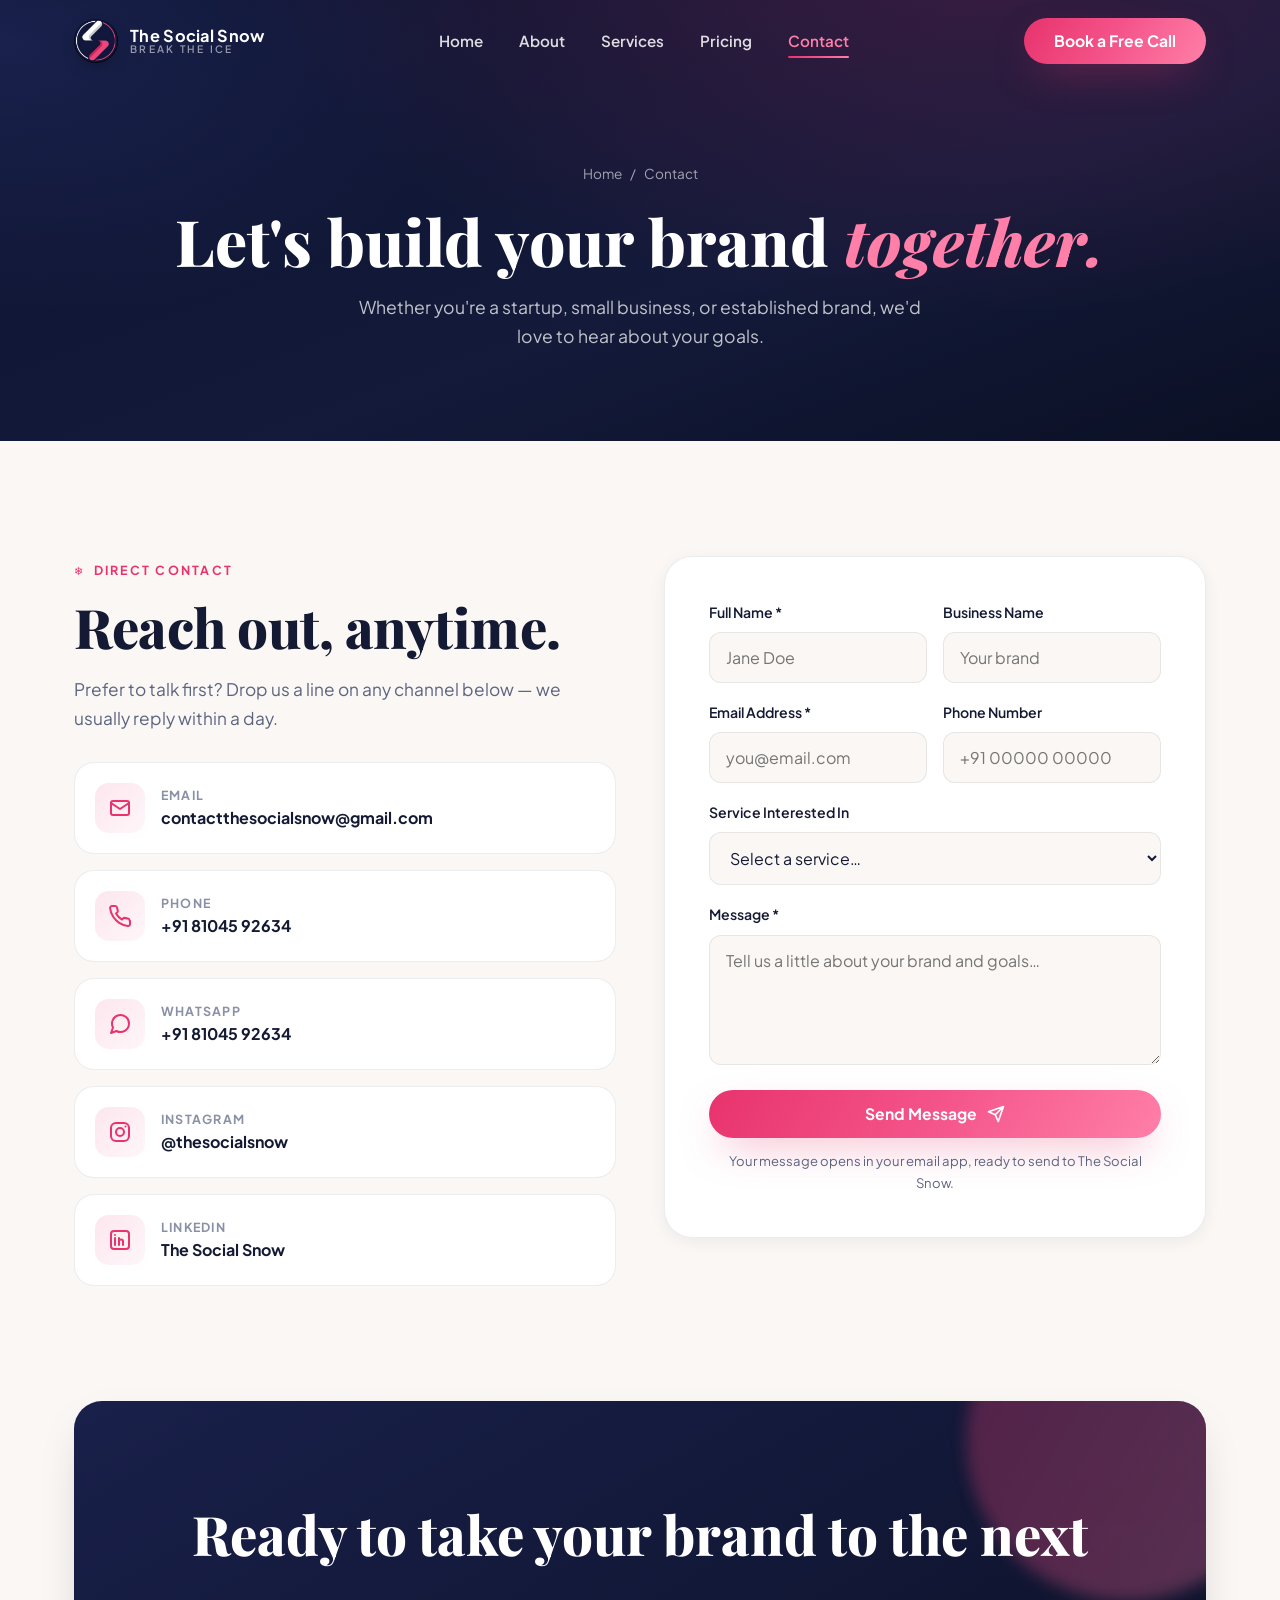
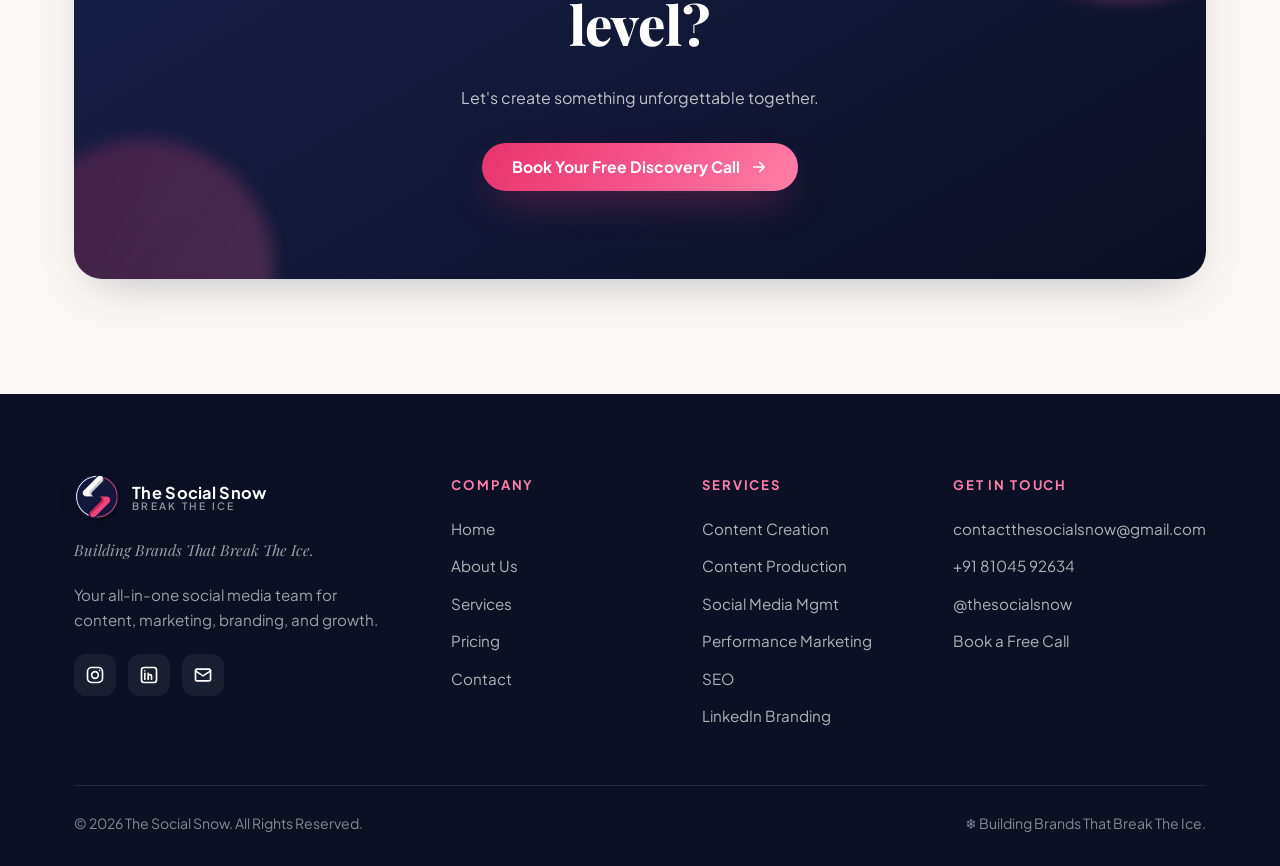
<file: contact.html>
<!DOCTYPE html>
<html lang="en">
<head>
  <meta charset="UTF-8" />
  <meta name="viewport" content="width=device-width, initial-scale=1.0" />
  <title>Contact — The Social Snow</title>
  <meta name="description" content="Let's build your brand together. Book a free discovery call or send us a message — startups, small businesses, and established brands all welcome." />
  <link rel="icon" href="assets/images/logo.jpg" />

  <!-- ⚠️ Open Graph / social share preview — REPLACE https://thesocialsnow.com with your live domain -->
  <meta property="og:type" content="website" />
  <meta property="og:site_name" content="The Social Snow" />
  <meta property="og:title" content="Contact — The Social Snow" />
  <meta property="og:description" content="Let's build your brand together. Book a free discovery call or send us a message — every brand welcome." />
  <meta property="og:url" content="https://thesocialsnow.com/contact.html" />
  <meta property="og:image" content="https://thesocialsnow.com/assets/images/logo.jpg" />
  <meta property="og:image:width" content="320" />
  <meta property="og:image:height" content="320" />
  <meta property="og:image:alt" content="The Social Snow logo" />
  <meta name="twitter:card" content="summary_large_image" />
  <meta name="twitter:title" content="Contact — The Social Snow" />
  <meta name="twitter:description" content="Let's create something unforgettable together. Book your free discovery call." />
  <meta name="twitter:image" content="https://thesocialsnow.com/assets/images/logo.jpg" />
  <meta name="theme-color" content="#0b1024" />
  <link rel="preconnect" href="https://fonts.googleapis.com" />
  <link rel="preconnect" href="https://fonts.gstatic.com" crossorigin />
  <link href="https://fonts.googleapis.com/css2?family=Playfair+Display:ital,wght@0,500;0,700;0,800;0,900;1,500;1,600&family=Plus+Jakarta+Sans:wght@400;500;600;700;800&display=swap" rel="stylesheet" />
  <link rel="stylesheet" href="assets/css/style.css" />

  <!-- Calendly booking widget -->
  <link href="https://assets.calendly.com/assets/external/widget.css" rel="stylesheet" />
  <script src="https://assets.calendly.com/assets/external/widget.js" async></script>
</head>
<body>
  <div class="scroll-progress"></div>

  <header class="nav">
    <div class="container nav__inner">
      <a href="index.html" class="brand">
        <img src="assets/images/logo.jpg" alt="The Social Snow logo" />
        <span class="brand__name"><b>The Social Snow</b><span>Break The Ice</span></span>
      </a>
      <nav class="nav-links" id="navLinks">
        <a href="index.html">Home</a>
        <a href="about.html">About</a>
        <a href="services.html">Services</a>
        <a href="plans.html">Pricing</a>
        <a href="contact.html" class="active">Contact</a>
        <a href="#" class="btn btn-primary js-book-call">Book a Call</a>
      </nav>
      <div class="nav__cta">
        <a href="#" class="btn btn-primary js-book-call">Book a Free Call</a>
        <button class="nav-toggle" id="navToggle" aria-label="Menu"><span></span></button>
      </div>
    </div>
  </header>

  <!-- ===== PAGE HERO ===== -->
  <section class="page-hero">
    <div class="container">
      <div class="crumbs reveal in"><a href="index.html">Home</a> <span>/</span> <span>Contact</span></div>
      <h1 class="reveal in" data-delay="1">Let's build your brand <em style="font-style:italic;color:var(--pink-300)">together.</em></h1>
      <p class="reveal in" data-delay="2">Whether you're a startup, small business, or established brand, we'd love to hear about your goals.</p>
    </div>
  </section>

  <!-- ===== CONTACT ===== -->
  <section class="section bg-cream" id="form">
    <div class="container contact-grid">

      <!-- Info -->
      <div class="reveal">
        <span class="eyebrow">Direct Contact</span>
        <h2 class="section-title">Reach out, anytime.</h2>
        <p class="section-lead">Prefer to talk first? Drop us a line on any channel below — we usually reply within a day.</p>

        <div class="contact-info" style="margin-top:30px">
          <a class="contact-card" href="mailto:contactthesocialsnow@gmail.com">
            <span class="ic"><svg viewBox="0 0 24 24" fill="none" stroke="currentColor" stroke-width="2"><rect x="3" y="5" width="18" height="14" rx="2"/><path d="M3 7l9 6 9-6" stroke-linecap="round" stroke-linejoin="round"/></svg></span>
            <span><b>Email</b><span>contactthesocialsnow@gmail.com</span></span>
          </a>
          <a class="contact-card" href="tel:+918104592634">
            <span class="ic"><svg viewBox="0 0 24 24" fill="none" stroke="currentColor" stroke-width="2"><path d="M22 16.9v3a2 2 0 0 1-2.2 2 19.8 19.8 0 0 1-8.6-3.1 19.5 19.5 0 0 1-6-6 19.8 19.8 0 0 1-3.1-8.7A2 2 0 0 1 4.1 2h3a2 2 0 0 1 2 1.7c.1.9.3 1.8.6 2.7a2 2 0 0 1-.5 2.1L8 9.6a16 16 0 0 0 6 6l1.1-1.1a2 2 0 0 1 2.1-.5c.9.3 1.8.5 2.7.6a2 2 0 0 1 1.7 2z" stroke-linecap="round" stroke-linejoin="round"/></svg></span>
            <span><b>Phone</b><span>+91 81045 92634</span></span>
          </a>
          <a class="contact-card" href="https://wa.me/918104592634" target="_blank" rel="noopener">
            <span class="ic"><svg viewBox="0 0 24 24" fill="none" stroke="currentColor" stroke-width="2"><path d="M21 11.5a8.5 8.5 0 0 1-12.5 7.5L3 21l2-5.5A8.5 8.5 0 1 1 21 11.5z" stroke-linecap="round" stroke-linejoin="round"/></svg></span>
            <span><b>WhatsApp</b><span>+91 81045 92634</span></span>
          </a>
          <a class="contact-card" href="https://www.instagram.com/thesocialsnow" target="_blank" rel="noopener">
            <span class="ic"><svg viewBox="0 0 24 24" fill="none" stroke="currentColor" stroke-width="2"><rect x="3" y="3" width="18" height="18" rx="5"/><circle cx="12" cy="12" r="4"/><circle cx="17.5" cy="6.5" r="1" fill="currentColor" stroke="none"/></svg></span>
            <span><b>Instagram</b><span>@thesocialsnow</span></span>
          </a>
          <a class="contact-card" href="#" >
            <span class="ic"><svg viewBox="0 0 24 24" fill="none" stroke="currentColor" stroke-width="2"><rect x="3" y="3" width="18" height="18" rx="3"/><path d="M7 10v7M7 7v.01M11 17v-7M11 13c0-2 4-2 4 0v4" stroke-linecap="round" stroke-linejoin="round"/></svg></span>
            <span><b>LinkedIn</b><span>The Social Snow</span></span>
          </a>
        </div>
      </div>

      <!-- Form -->
      <div class="reveal" data-delay="1">
        <form class="form-card" id="contactForm" data-mailto="contactthesocialsnow@gmail.com" data-subject="New enquiry from website">
          <div class="form-success" role="status"></div>
          <div class="field-row">
            <div class="field">
              <label for="name">Full Name *</label>
              <input id="name" name="name" type="text" placeholder="Jane Doe" required />
            </div>
            <div class="field">
              <label for="business">Business Name</label>
              <input id="business" name="business" type="text" placeholder="Your brand" />
            </div>
          </div>
          <div class="field-row">
            <div class="field">
              <label for="email">Email Address *</label>
              <input id="email" name="email" type="email" placeholder="you@email.com" required />
            </div>
            <div class="field">
              <label for="phone">Phone Number</label>
              <input id="phone" name="phone" type="tel" placeholder="+91 00000 00000" />
            </div>
          </div>
          <div class="field">
            <label for="service">Service Interested In</label>
            <select id="service" name="service">
              <option value="">Select a service…</option>
              <option>Content Creation</option>
              <option>Content Production</option>
              <option>Social Media Management</option>
              <option>Performance Marketing</option>
              <option>SEO</option>
              <option>Graphic Design</option>
              <option>Video Editing</option>
              <option>LinkedIn Branding</option>
              <option>Custom Quote</option>
              <option>Not sure yet</option>
            </select>
          </div>
          <div class="field">
            <label for="message">Message *</label>
            <textarea id="message" name="message" placeholder="Tell us a little about your brand and goals…" required></textarea>
          </div>
          <button type="submit" class="btn btn-primary btn-block">
            Send Message
            <svg viewBox="0 0 24 24" fill="none" stroke="currentColor" stroke-width="2.2"><path d="M22 2L11 13M22 2l-7 20-4-9-9-4 20-7z" stroke-linecap="round" stroke-linejoin="round"/></svg>
          </button>
          <p class="form-note">Your message opens in your email app, ready to send to The Social Snow.</p>
        </form>
      </div>
    </div>
  </section>

  <!-- ===== FINAL CTA ===== -->
  <section class="section bg-cream" style="padding-top:0">
    <div class="container">
      <div class="cta-band reveal">
        <h2>Ready to take your brand to the next level?</h2>
        <p>Let's create something unforgettable together.</p>
        <a href="#" class="btn btn-primary js-book-call">Book Your Free Discovery Call
          <svg viewBox="0 0 24 24" fill="none" stroke="currentColor" stroke-width="2.2"><path d="M5 12h14M13 6l6 6-6 6" stroke-linecap="round" stroke-linejoin="round"/></svg>
        </a>
      </div>
    </div>
  </section>

  <!-- ===== FOOTER ===== -->
  <footer class="footer">
    <div class="container">
      <div class="footer__grid">
        <div class="footer__about">
          <a href="index.html" class="brand">
            <img src="assets/images/logo.jpg" alt="The Social Snow logo" style="width:46px;height:46px;border-radius:50%" />
            <span class="brand__name"><b style="color:#fff">The Social Snow</b><span>Break The Ice</span></span>
          </a>
          <p class="footer__tag">Building Brands That Break The Ice.</p>
          <p>Your all-in-one social media team for content, marketing, branding, and growth.</p>
          <div class="socials">
            <a href="https://www.instagram.com/thesocialsnow" target="_blank" rel="noopener" aria-label="Instagram"><svg viewBox="0 0 24 24" fill="none" stroke="currentColor" stroke-width="2"><rect x="3" y="3" width="18" height="18" rx="5"/><circle cx="12" cy="12" r="4"/><circle cx="17.5" cy="6.5" r="1" fill="currentColor" stroke="none"/></svg></a>
            <a href="#" aria-label="LinkedIn"><svg viewBox="0 0 24 24" fill="none" stroke="currentColor" stroke-width="2"><rect x="3" y="3" width="18" height="18" rx="3"/><path d="M7 10v7M7 7v.01M11 17v-7M11 13c0-2 4-2 4 0v4" stroke-linecap="round" stroke-linejoin="round"/></svg></a>
            <a href="mailto:contactthesocialsnow@gmail.com" aria-label="Email"><svg viewBox="0 0 24 24" fill="none" stroke="currentColor" stroke-width="2"><rect x="3" y="5" width="18" height="14" rx="2"/><path d="M3 7l9 6 9-6" stroke-linecap="round" stroke-linejoin="round"/></svg></a>
          </div>
        </div>
        <div>
          <h4>Company</h4>
          <ul>
            <li><a href="index.html">Home</a></li>
            <li><a href="about.html">About Us</a></li>
            <li><a href="services.html">Services</a></li>
            <li><a href="plans.html">Pricing</a></li>
            <li><a href="contact.html">Contact</a></li>
          </ul>
        </div>
        <div>
          <h4>Services</h4>
          <ul>
            <li><a href="services.html#content">Content Creation</a></li>
            <li><a href="services.html#production">Content Production</a></li>
            <li><a href="services.html#smm">Social Media Mgmt</a></li>
            <li><a href="services.html#ads">Performance Marketing</a></li>
            <li><a href="services.html#seo">SEO</a></li>
            <li><a href="services.html#linkedin">LinkedIn Branding</a></li>
          </ul>
        </div>
        <div>
          <h4>Get In Touch</h4>
          <ul>
            <li><a href="mailto:contactthesocialsnow@gmail.com">contactthesocialsnow@gmail.com</a></li>
            <li><a href="tel:+918104592634">+91 81045 92634</a></li>
            <li><a href="https://www.instagram.com/thesocialsnow" target="_blank" rel="noopener">@thesocialsnow</a></li>
            <li><a href="#" class="js-book-call">Book a Free Call</a></li>
          </ul>
        </div>
      </div>
      <div class="footer__bottom">
        <span>© <span data-year>2026</span> The Social Snow. All Rights Reserved.</span>
        <span>❄️ Building Brands That Break The Ice.</span>
      </div>
    </div>
  </footer>

  <button class="to-top" aria-label="Back to top">
    <svg viewBox="0 0 24 24" width="20" height="20" fill="none" stroke="currentColor" stroke-width="2.4"><path d="M12 19V5M6 11l6-6 6 6" stroke-linecap="round" stroke-linejoin="round"/></svg>
  </button>

  <script src="assets/js/script.js"></script>
  <script>
    // Prefill the service dropdown from ?service= query param
    (function () {
      var params = new URLSearchParams(window.location.search);
      var svc = params.get("service");
      if (!svc) return;
      var sel = document.getElementById("service");
      if (!sel) return;
      for (var i = 0; i < sel.options.length; i++) {
        if (sel.options[i].value.toLowerCase() === svc.toLowerCase() ||
            sel.options[i].text.toLowerCase() === svc.toLowerCase()) {
          sel.selectedIndex = i; break;
        }
      }
    })();
  </script>
</body>
</html>
</file>
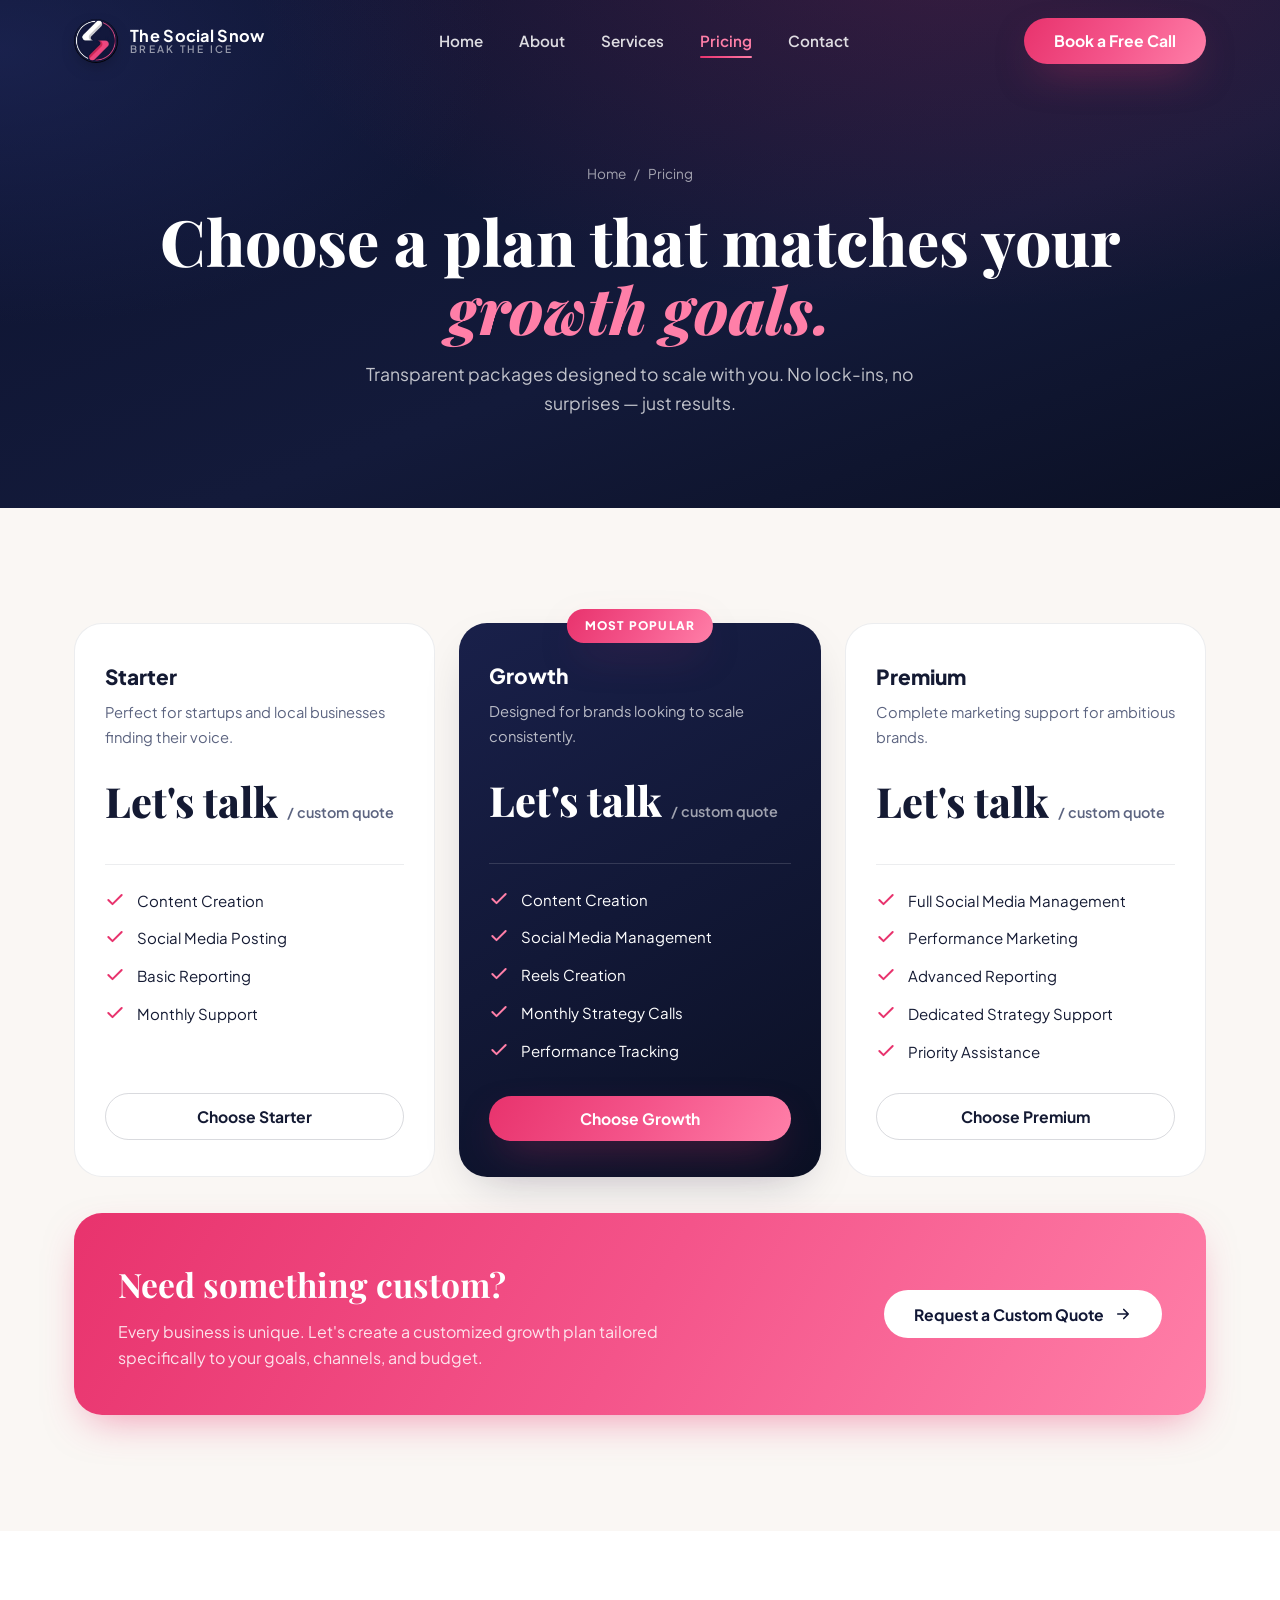
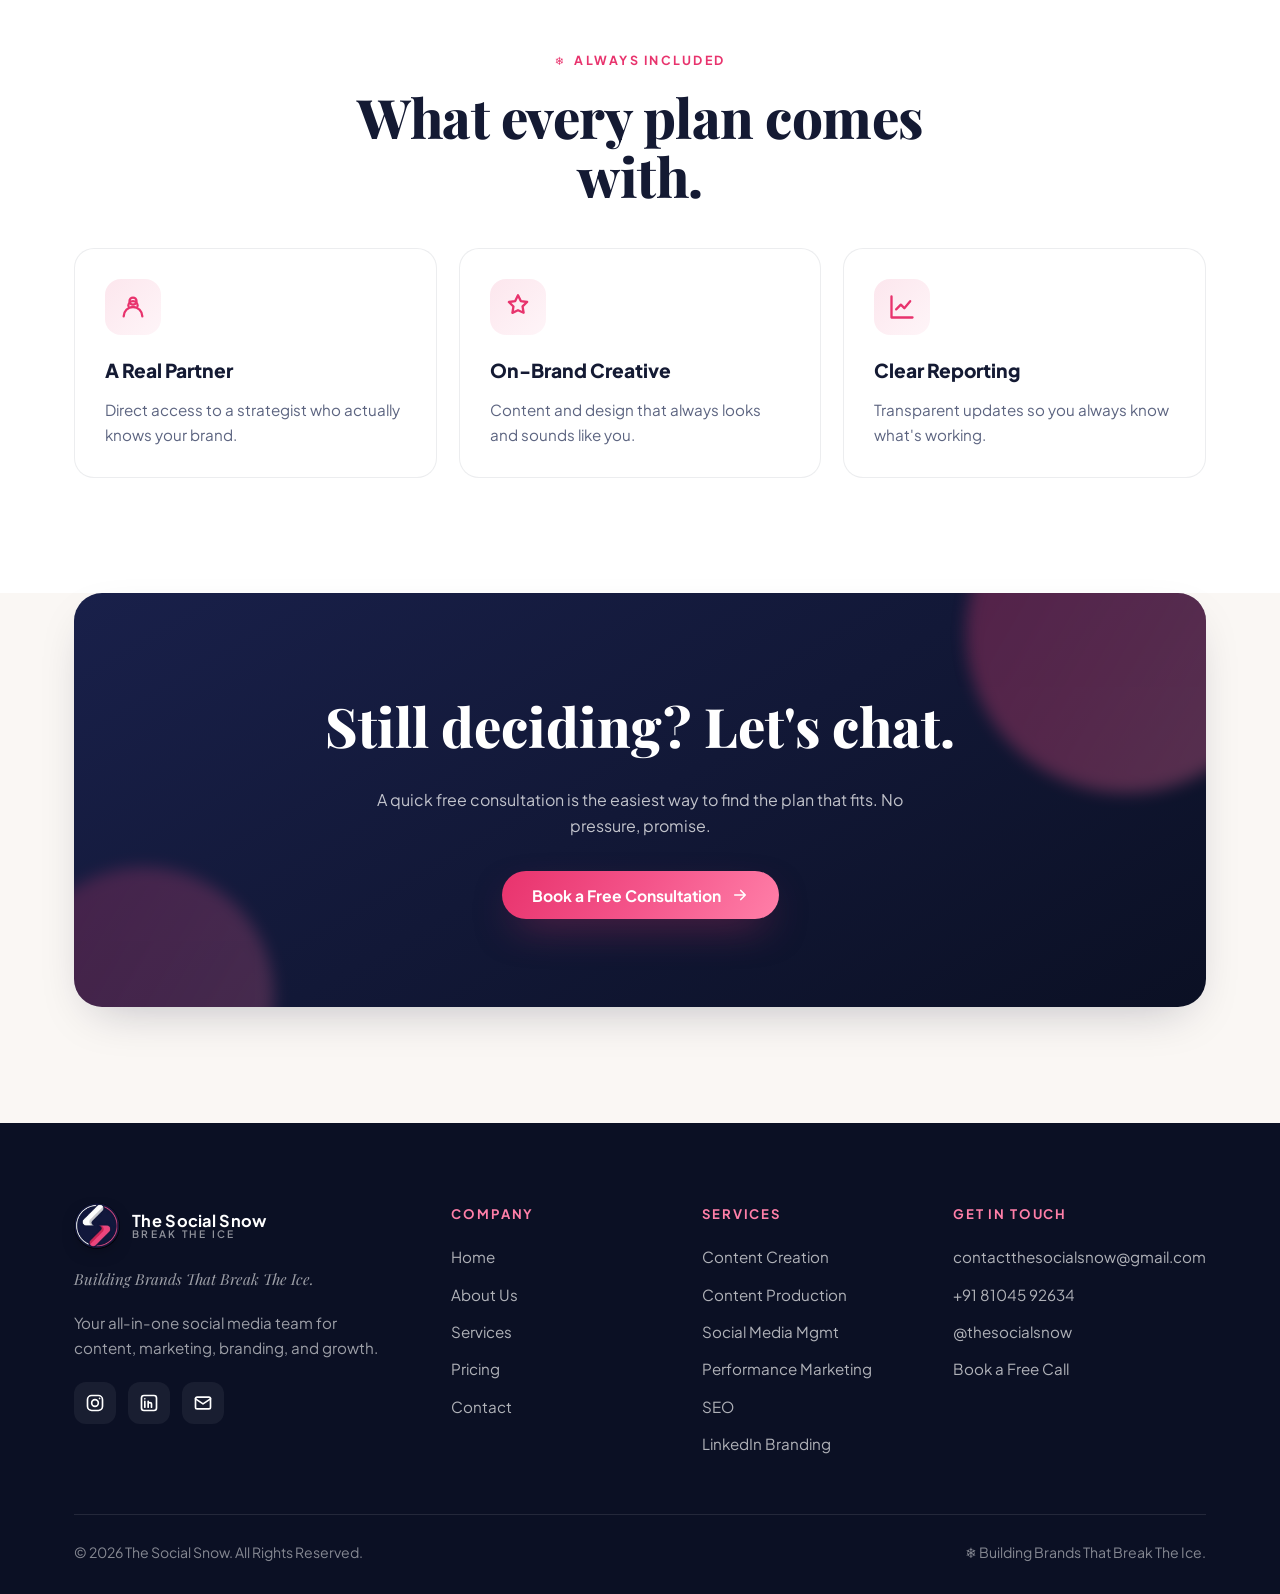
<file: plans.html>
<!DOCTYPE html>
<html lang="en">
<head>
  <meta charset="UTF-8" />
  <meta name="viewport" content="width=device-width, initial-scale=1.0" />
  <title>Plans &amp; Pricing — The Social Snow</title>
  <meta name="description" content="Choose a plan that matches your growth goals — Starter, Growth, or Premium. Or request a fully custom plan tailored to your business." />
  <link rel="icon" href="assets/images/logo.jpg" />

  <!-- ⚠️ Open Graph / social share preview — REPLACE https://thesocialsnow.com with your live domain -->
  <meta property="og:type" content="website" />
  <meta property="og:site_name" content="The Social Snow" />
  <meta property="og:title" content="Plans & Pricing — The Social Snow" />
  <meta property="og:description" content="Choose a plan that matches your growth goals — Starter, Growth, or Premium. Or request a fully custom plan tailored to your business." />
  <meta property="og:url" content="https://thesocialsnow.com/plans.html" />
  <meta property="og:image" content="https://thesocialsnow.com/assets/images/logo.jpg" />
  <meta property="og:image:width" content="320" />
  <meta property="og:image:height" content="320" />
  <meta property="og:image:alt" content="The Social Snow logo" />
  <meta name="twitter:card" content="summary_large_image" />
  <meta name="twitter:title" content="Plans & Pricing — The Social Snow" />
  <meta name="twitter:description" content="Transparent packages designed to scale with you. No lock-ins, just results." />
  <meta name="twitter:image" content="https://thesocialsnow.com/assets/images/logo.jpg" />
  <meta name="theme-color" content="#0b1024" />
  <link rel="preconnect" href="https://fonts.googleapis.com" />
  <link rel="preconnect" href="https://fonts.gstatic.com" crossorigin />
  <link href="https://fonts.googleapis.com/css2?family=Playfair+Display:ital,wght@0,500;0,700;0,800;0,900;1,500;1,600&family=Plus+Jakarta+Sans:wght@400;500;600;700;800&display=swap" rel="stylesheet" />
  <link rel="stylesheet" href="assets/css/style.css" />

  <!-- Calendly booking widget -->
  <link href="https://assets.calendly.com/assets/external/widget.css" rel="stylesheet" />
  <script src="https://assets.calendly.com/assets/external/widget.js" async></script>
</head>
<body>
  <div class="scroll-progress"></div>

  <header class="nav">
    <div class="container nav__inner">
      <a href="index.html" class="brand">
        <img src="assets/images/logo.jpg" alt="The Social Snow logo" />
        <span class="brand__name"><b>The Social Snow</b><span>Break The Ice</span></span>
      </a>
      <nav class="nav-links" id="navLinks">
        <a href="index.html">Home</a>
        <a href="about.html">About</a>
        <a href="services.html">Services</a>
        <a href="plans.html" class="active">Pricing</a>
        <a href="contact.html">Contact</a>
        <a href="#" class="btn btn-primary js-book-call">Book a Call</a>
      </nav>
      <div class="nav__cta">
        <a href="#" class="btn btn-primary js-book-call">Book a Free Call</a>
        <button class="nav-toggle" id="navToggle" aria-label="Menu"><span></span></button>
      </div>
    </div>
  </header>

  <!-- ===== PAGE HERO ===== -->
  <section class="page-hero">
    <div class="container">
      <div class="crumbs reveal in"><a href="index.html">Home</a> <span>/</span> <span>Pricing</span></div>
      <h1 class="reveal in" data-delay="1">Choose a plan that matches your <em style="font-style:italic;color:var(--pink-300)">growth goals.</em></h1>
      <p class="reveal in" data-delay="2">Transparent packages designed to scale with you. No lock-ins, no surprises — just results.</p>
    </div>
  </section>

  <!-- ===== PRICING ===== -->
  <section class="section bg-cream">
    <div class="container">
      <div class="price-grid">

        <article class="plan reveal">
          <h3>Starter</h3>
          <p class="desc">Perfect for startups and local businesses finding their voice.</p>
          <div class="price">Let's talk <small>/ custom quote</small></div>
          <ul class="feat">
            <li><svg viewBox="0 0 24 24" fill="none" stroke="currentColor" stroke-width="2.4"><path d="M20 6L9 17l-5-5" stroke-linecap="round" stroke-linejoin="round"/></svg>Content Creation</li>
            <li><svg viewBox="0 0 24 24" fill="none" stroke="currentColor" stroke-width="2.4"><path d="M20 6L9 17l-5-5" stroke-linecap="round" stroke-linejoin="round"/></svg>Social Media Posting</li>
            <li><svg viewBox="0 0 24 24" fill="none" stroke="currentColor" stroke-width="2.4"><path d="M20 6L9 17l-5-5" stroke-linecap="round" stroke-linejoin="round"/></svg>Basic Reporting</li>
            <li><svg viewBox="0 0 24 24" fill="none" stroke="currentColor" stroke-width="2.4"><path d="M20 6L9 17l-5-5" stroke-linecap="round" stroke-linejoin="round"/></svg>Monthly Support</li>
          </ul>
          <a href="contact.html" class="btn btn-ghost btn-block">Choose Starter</a>
        </article>

        <article class="plan plan--featured reveal" data-delay="1">
          <span class="plan__badge">Most Popular</span>
          <h3>Growth</h3>
          <p class="desc">Designed for brands looking to scale consistently.</p>
          <div class="price">Let's talk <small>/ custom quote</small></div>
          <ul class="feat">
            <li><svg viewBox="0 0 24 24" fill="none" stroke="currentColor" stroke-width="2.4"><path d="M20 6L9 17l-5-5" stroke-linecap="round" stroke-linejoin="round"/></svg>Content Creation</li>
            <li><svg viewBox="0 0 24 24" fill="none" stroke="currentColor" stroke-width="2.4"><path d="M20 6L9 17l-5-5" stroke-linecap="round" stroke-linejoin="round"/></svg>Social Media Management</li>
            <li><svg viewBox="0 0 24 24" fill="none" stroke="currentColor" stroke-width="2.4"><path d="M20 6L9 17l-5-5" stroke-linecap="round" stroke-linejoin="round"/></svg>Reels Creation</li>
            <li><svg viewBox="0 0 24 24" fill="none" stroke="currentColor" stroke-width="2.4"><path d="M20 6L9 17l-5-5" stroke-linecap="round" stroke-linejoin="round"/></svg>Monthly Strategy Calls</li>
            <li><svg viewBox="0 0 24 24" fill="none" stroke="currentColor" stroke-width="2.4"><path d="M20 6L9 17l-5-5" stroke-linecap="round" stroke-linejoin="round"/></svg>Performance Tracking</li>
          </ul>
          <a href="contact.html" class="btn btn-primary btn-block">Choose Growth</a>
        </article>

        <article class="plan reveal" data-delay="2">
          <h3>Premium</h3>
          <p class="desc">Complete marketing support for ambitious brands.</p>
          <div class="price">Let's talk <small>/ custom quote</small></div>
          <ul class="feat">
            <li><svg viewBox="0 0 24 24" fill="none" stroke="currentColor" stroke-width="2.4"><path d="M20 6L9 17l-5-5" stroke-linecap="round" stroke-linejoin="round"/></svg>Full Social Media Management</li>
            <li><svg viewBox="0 0 24 24" fill="none" stroke="currentColor" stroke-width="2.4"><path d="M20 6L9 17l-5-5" stroke-linecap="round" stroke-linejoin="round"/></svg>Performance Marketing</li>
            <li><svg viewBox="0 0 24 24" fill="none" stroke="currentColor" stroke-width="2.4"><path d="M20 6L9 17l-5-5" stroke-linecap="round" stroke-linejoin="round"/></svg>Advanced Reporting</li>
            <li><svg viewBox="0 0 24 24" fill="none" stroke="currentColor" stroke-width="2.4"><path d="M20 6L9 17l-5-5" stroke-linecap="round" stroke-linejoin="round"/></svg>Dedicated Strategy Support</li>
            <li><svg viewBox="0 0 24 24" fill="none" stroke="currentColor" stroke-width="2.4"><path d="M20 6L9 17l-5-5" stroke-linecap="round" stroke-linejoin="round"/></svg>Priority Assistance</li>
          </ul>
          <a href="contact.html" class="btn btn-ghost btn-block">Choose Premium</a>
        </article>

      </div>

      <!-- Custom quote -->
      <div class="custom-quote reveal">
        <div>
          <h3>Need something custom?</h3>
          <p>Every business is unique. Let's create a customized growth plan tailored specifically to your goals, channels, and budget.</p>
        </div>
        <a href="contact.html?service=Custom%20Quote" class="btn btn-light">Request a Custom Quote
          <svg viewBox="0 0 24 24" fill="none" stroke="currentColor" stroke-width="2.2"><path d="M5 12h14M13 6l6 6-6 6" stroke-linecap="round" stroke-linejoin="round"/></svg>
        </a>
      </div>
    </div>
  </section>

  <!-- ===== INCLUDED IN EVERY PLAN ===== -->
  <section class="section bg-white">
    <div class="container">
      <div class="text-center reveal" style="max-width:600px;margin-inline:auto">
        <span class="eyebrow">Always Included</span>
        <h2 class="section-title">What every plan comes with.</h2>
      </div>
      <div class="cards reveal" data-delay="1" style="margin-top:42px">
        <div class="card"><div class="card__icon"><svg viewBox="0 0 24 24" fill="none" stroke="currentColor" stroke-width="2"><path d="M16 11a4 4 0 1 0-8 0M4 20a8 8 0 0 1 16 0" stroke-linecap="round"/><circle cx="12" cy="7" r="3"/></svg></div><h3>A Real Partner</h3><p>Direct access to a strategist who actually knows your brand.</p></div>
        <div class="card"><div class="card__icon"><svg viewBox="0 0 24 24" fill="none" stroke="currentColor" stroke-width="2"><path d="M12 2l2.4 4.9 5.4.8-3.9 3.8.9 5.4L12 14.8 7.2 17l.9-5.4L4.2 7.7l5.4-.8z" stroke-linejoin="round"/></svg></div><h3>On-Brand Creative</h3><p>Content and design that always looks and sounds like you.</p></div>
        <div class="card"><div class="card__icon"><svg viewBox="0 0 24 24" fill="none" stroke="currentColor" stroke-width="2"><path d="M3 3v18h18M7 14l4-4 3 3 5-6" stroke-linecap="round" stroke-linejoin="round"/></svg></div><h3>Clear Reporting</h3><p>Transparent updates so you always know what's working.</p></div>
      </div>
    </div>
  </section>

  <!-- ===== CTA ===== -->
  <section class="section bg-cream" style="padding-top:0">
    <div class="container">
      <div class="cta-band reveal">
        <h2>Still deciding? Let's chat.</h2>
        <p>A quick free consultation is the easiest way to find the plan that fits. No pressure, promise.</p>
        <a href="#" class="btn btn-primary js-book-call">Book a Free Consultation
          <svg viewBox="0 0 24 24" fill="none" stroke="currentColor" stroke-width="2.2"><path d="M5 12h14M13 6l6 6-6 6" stroke-linecap="round" stroke-linejoin="round"/></svg>
        </a>
      </div>
    </div>
  </section>

  <!-- ===== FOOTER ===== -->
  <footer class="footer">
    <div class="container">
      <div class="footer__grid">
        <div class="footer__about">
          <a href="index.html" class="brand">
            <img src="assets/images/logo.jpg" alt="The Social Snow logo" style="width:46px;height:46px;border-radius:50%" />
            <span class="brand__name"><b style="color:#fff">The Social Snow</b><span>Break The Ice</span></span>
          </a>
          <p class="footer__tag">Building Brands That Break The Ice.</p>
          <p>Your all-in-one social media team for content, marketing, branding, and growth.</p>
          <div class="socials">
            <a href="https://www.instagram.com/thesocialsnow" target="_blank" rel="noopener" aria-label="Instagram"><svg viewBox="0 0 24 24" fill="none" stroke="currentColor" stroke-width="2"><rect x="3" y="3" width="18" height="18" rx="5"/><circle cx="12" cy="12" r="4"/><circle cx="17.5" cy="6.5" r="1" fill="currentColor" stroke="none"/></svg></a>
            <a href="#" aria-label="LinkedIn"><svg viewBox="0 0 24 24" fill="none" stroke="currentColor" stroke-width="2"><rect x="3" y="3" width="18" height="18" rx="3"/><path d="M7 10v7M7 7v.01M11 17v-7M11 13c0-2 4-2 4 0v4" stroke-linecap="round" stroke-linejoin="round"/></svg></a>
            <a href="mailto:contactthesocialsnow@gmail.com" aria-label="Email"><svg viewBox="0 0 24 24" fill="none" stroke="currentColor" stroke-width="2"><rect x="3" y="5" width="18" height="14" rx="2"/><path d="M3 7l9 6 9-6" stroke-linecap="round" stroke-linejoin="round"/></svg></a>
          </div>
        </div>
        <div>
          <h4>Company</h4>
          <ul>
            <li><a href="index.html">Home</a></li>
            <li><a href="about.html">About Us</a></li>
            <li><a href="services.html">Services</a></li>
            <li><a href="plans.html">Pricing</a></li>
            <li><a href="contact.html">Contact</a></li>
          </ul>
        </div>
        <div>
          <h4>Services</h4>
          <ul>
            <li><a href="services.html#content">Content Creation</a></li>
            <li><a href="services.html#production">Content Production</a></li>
            <li><a href="services.html#smm">Social Media Mgmt</a></li>
            <li><a href="services.html#ads">Performance Marketing</a></li>
            <li><a href="services.html#seo">SEO</a></li>
            <li><a href="services.html#linkedin">LinkedIn Branding</a></li>
          </ul>
        </div>
        <div>
          <h4>Get In Touch</h4>
          <ul>
            <li><a href="mailto:contactthesocialsnow@gmail.com">contactthesocialsnow@gmail.com</a></li>
            <li><a href="tel:+918104592634">+91 81045 92634</a></li>
            <li><a href="https://www.instagram.com/thesocialsnow" target="_blank" rel="noopener">@thesocialsnow</a></li>
            <li><a href="#" class="js-book-call">Book a Free Call</a></li>
          </ul>
        </div>
      </div>
      <div class="footer__bottom">
        <span>© <span data-year>2026</span> The Social Snow. All Rights Reserved.</span>
        <span>❄️ Building Brands That Break The Ice.</span>
      </div>
    </div>
  </footer>

  <button class="to-top" aria-label="Back to top">
    <svg viewBox="0 0 24 24" width="20" height="20" fill="none" stroke="currentColor" stroke-width="2.4"><path d="M12 19V5M6 11l6-6 6 6" stroke-linecap="round" stroke-linejoin="round"/></svg>
  </button>

  <script src="assets/js/script.js"></script>
</body>
</html>
</file>
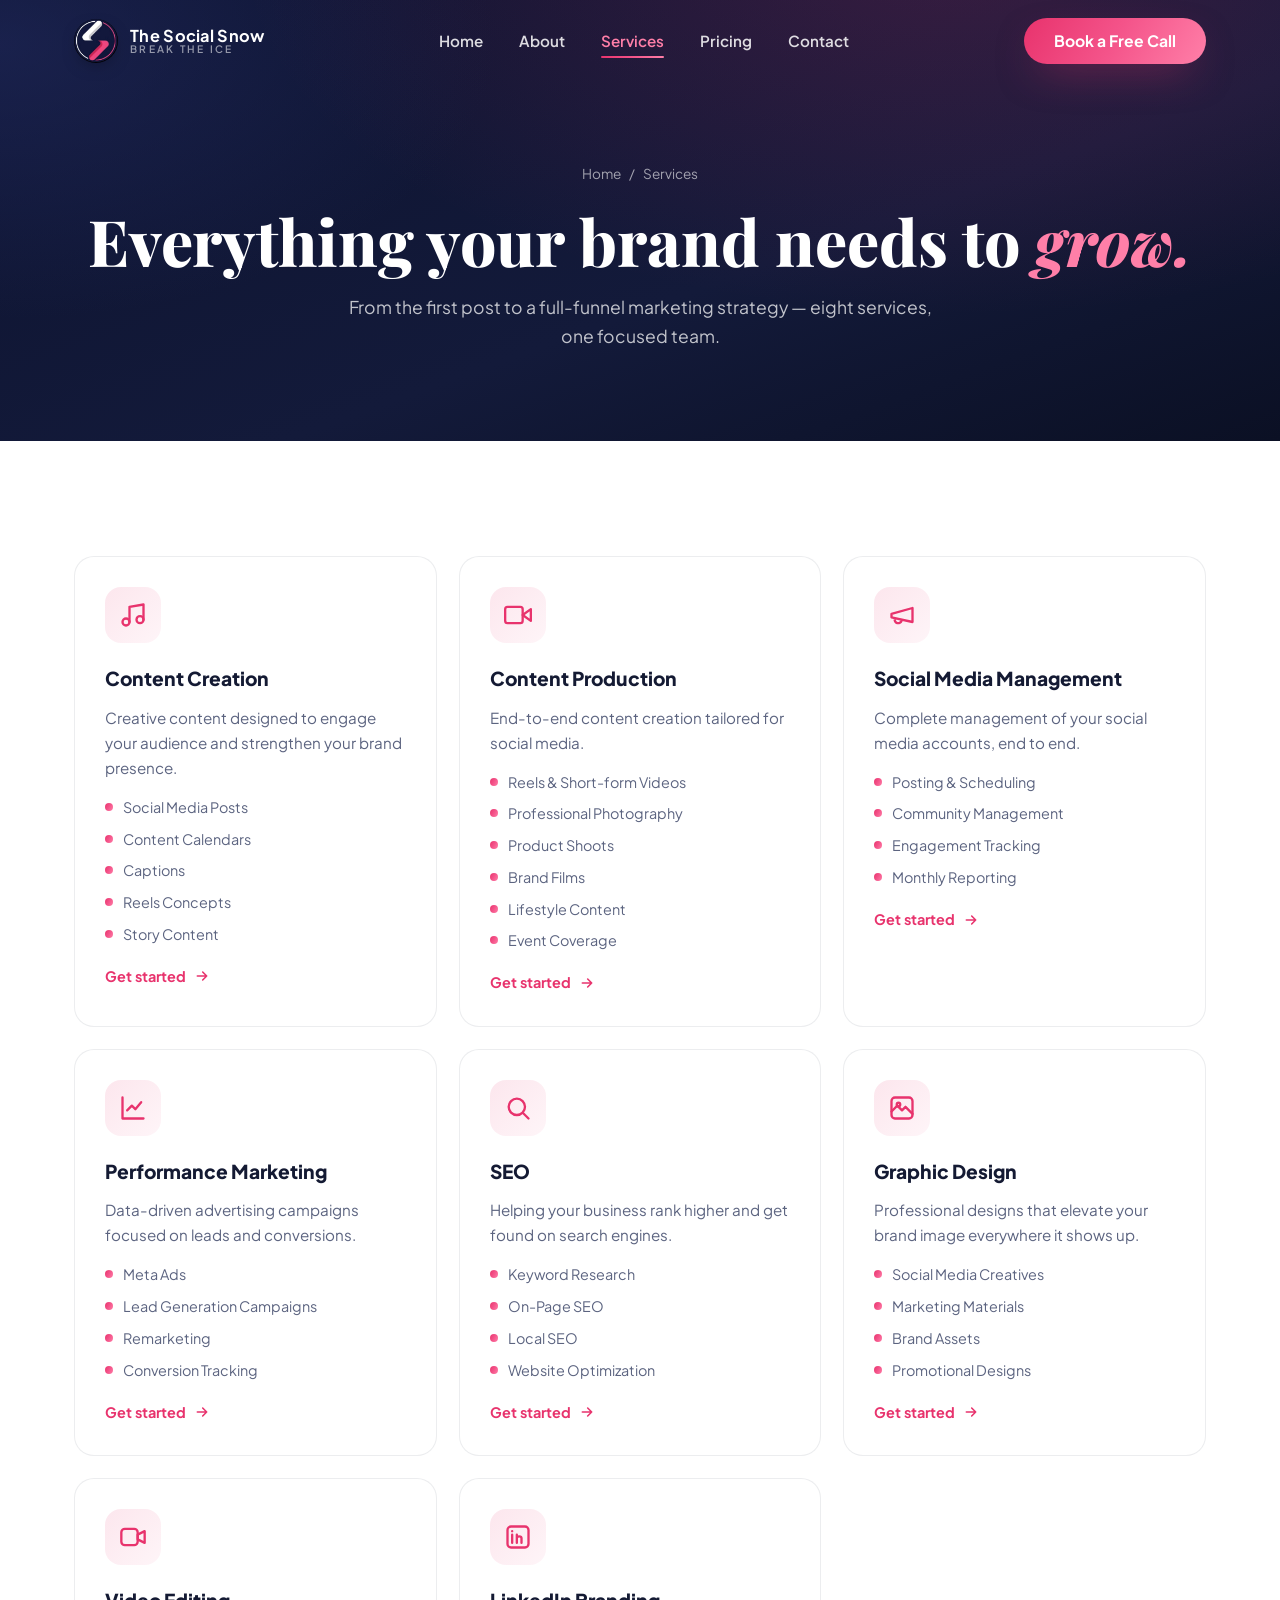
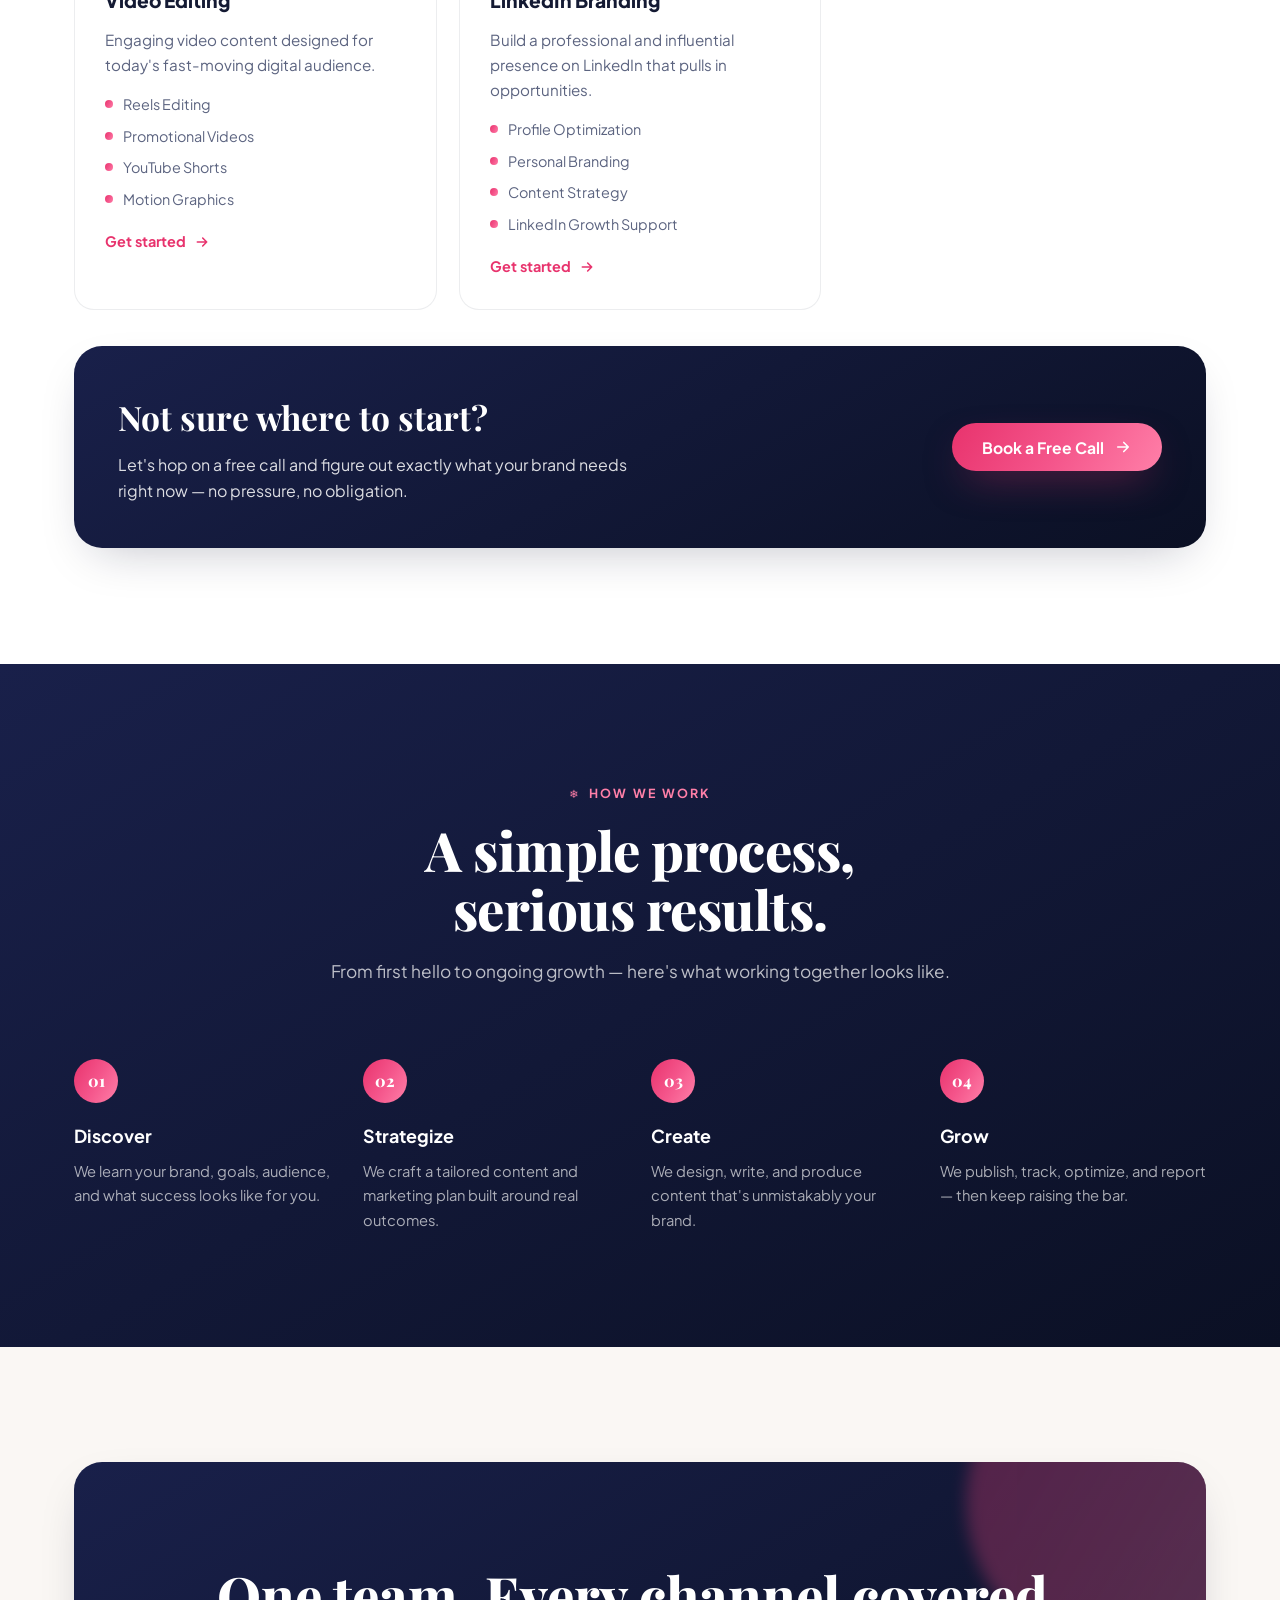
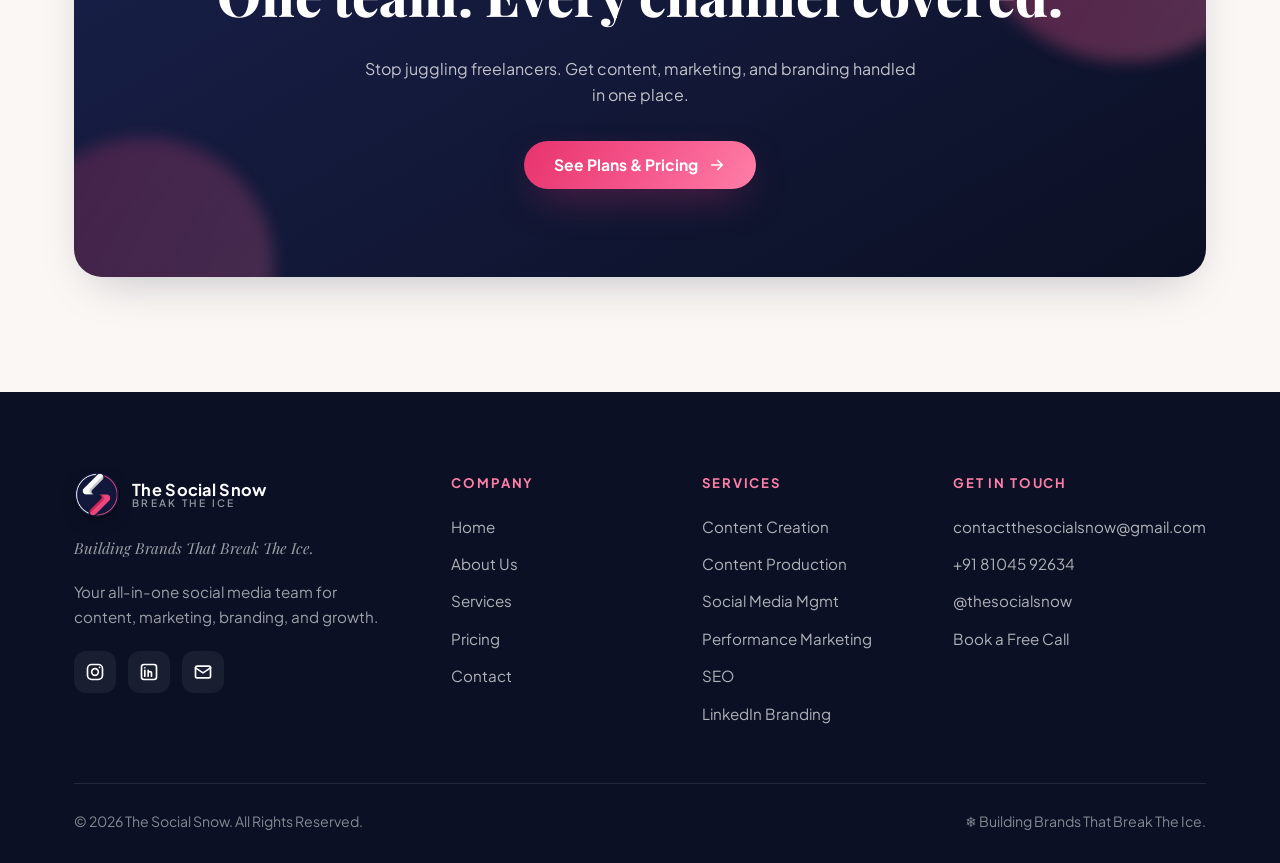
<file: services.html>
<!DOCTYPE html>
<html lang="en">
<head>
  <meta charset="UTF-8" />
  <meta name="viewport" content="width=device-width, initial-scale=1.0" />
  <title>Services — The Social Snow</title>
  <meta name="description" content="Content creation, social media management, performance marketing, SEO, graphic design, video editing, and LinkedIn branding — all under one roof at The Social Snow." />
  <link rel="icon" href="assets/images/logo.jpg" />

  <!-- ⚠️ Open Graph / social share preview — REPLACE https://thesocialsnow.com with your live domain -->
  <meta property="og:type" content="website" />
  <meta property="og:site_name" content="The Social Snow" />
  <meta property="og:title" content="Services — The Social Snow" />
  <meta property="og:description" content="Content creation, social media management, performance marketing, SEO, graphic design, video editing, and LinkedIn branding — all under one roof." />
  <meta property="og:url" content="https://thesocialsnow.com/services.html" />
  <meta property="og:image" content="https://thesocialsnow.com/assets/images/logo.jpg" />
  <meta property="og:image:width" content="320" />
  <meta property="og:image:height" content="320" />
  <meta property="og:image:alt" content="The Social Snow logo" />
  <meta name="twitter:card" content="summary_large_image" />
  <meta name="twitter:title" content="Services — The Social Snow" />
  <meta name="twitter:description" content="Everything your brand needs to grow — eight services, one focused team." />
  <meta name="twitter:image" content="https://thesocialsnow.com/assets/images/logo.jpg" />
  <meta name="theme-color" content="#0b1024" />
  <link rel="preconnect" href="https://fonts.googleapis.com" />
  <link rel="preconnect" href="https://fonts.gstatic.com" crossorigin />
  <link href="https://fonts.googleapis.com/css2?family=Playfair+Display:ital,wght@0,500;0,700;0,800;0,900;1,500;1,600&family=Plus+Jakarta+Sans:wght@400;500;600;700;800&display=swap" rel="stylesheet" />
  <link rel="stylesheet" href="assets/css/style.css" />

  <!-- Calendly booking widget -->
  <link href="https://assets.calendly.com/assets/external/widget.css" rel="stylesheet" />
  <script src="https://assets.calendly.com/assets/external/widget.js" async></script>
</head>
<body>
  <div class="scroll-progress"></div>

  <header class="nav">
    <div class="container nav__inner">
      <a href="index.html" class="brand">
        <img src="assets/images/logo.jpg" alt="The Social Snow logo" />
        <span class="brand__name"><b>The Social Snow</b><span>Break The Ice</span></span>
      </a>
      <nav class="nav-links" id="navLinks">
        <a href="index.html">Home</a>
        <a href="about.html">About</a>
        <a href="services.html" class="active">Services</a>
        <a href="plans.html">Pricing</a>
        <a href="contact.html">Contact</a>
        <a href="#" class="btn btn-primary js-book-call">Book a Call</a>
      </nav>
      <div class="nav__cta">
        <a href="#" class="btn btn-primary js-book-call">Book a Free Call</a>
        <button class="nav-toggle" id="navToggle" aria-label="Menu"><span></span></button>
      </div>
    </div>
  </header>

  <!-- ===== PAGE HERO ===== -->
  <section class="page-hero">
    <div class="container">
      <div class="crumbs reveal in"><a href="index.html">Home</a> <span>/</span> <span>Services</span></div>
      <h1 class="reveal in" data-delay="1">Everything your brand needs to <em style="font-style:italic;color:var(--pink-300)">grow.</em></h1>
      <p class="reveal in" data-delay="2">From the first post to a full-funnel marketing strategy — eight services, one focused team.</p>
    </div>
  </section>

  <!-- ===== SERVICES ===== -->
  <section class="section bg-white">
    <div class="container">
      <div class="cards">

        <article class="card reveal" id="content">
          <div class="card__icon"><svg viewBox="0 0 24 24" fill="none" stroke="currentColor" stroke-width="2"><path d="M9 18V5l12-2v13" stroke-linecap="round" stroke-linejoin="round"/><circle cx="6" cy="18" r="3"/><circle cx="18" cy="16" r="3"/></svg></div>
          <h3>Content Creation</h3>
          <p>Creative content designed to engage your audience and strengthen your brand presence.</p>
          <ul class="card__list">
            <li>Social Media Posts</li><li>Content Calendars</li><li>Captions</li><li>Reels Concepts</li><li>Story Content</li>
          </ul>
          <a href="contact.html" class="card__link">Get started <svg viewBox="0 0 24 24" fill="none" stroke="currentColor" stroke-width="2.4"><path d="M5 12h14M13 6l6 6-6 6" stroke-linecap="round" stroke-linejoin="round"/></svg></a>
        </article>

        <article class="card reveal" data-delay="1" id="production">
          <div class="card__icon"><svg viewBox="0 0 24 24" fill="none" stroke="currentColor" stroke-width="2"><path d="M23 7l-7 5 7 5V7z" stroke-linejoin="round"/><rect x="1" y="5" width="15" height="14" rx="2"/></svg></div>
          <h3>Content Production</h3>
          <p>End-to-end content creation tailored for social media.</p>
          <ul class="card__list">
            <li>Reels &amp; Short-form Videos</li><li>Professional Photography</li><li>Product Shoots</li><li>Brand Films</li><li>Lifestyle Content</li><li>Event Coverage</li>
          </ul>
          <a href="contact.html" class="card__link">Get started <svg viewBox="0 0 24 24" fill="none" stroke="currentColor" stroke-width="2.4"><path d="M5 12h14M13 6l6 6-6 6" stroke-linecap="round" stroke-linejoin="round"/></svg></a>
        </article>

        <article class="card reveal" data-delay="2" id="smm">
          <div class="card__icon"><svg viewBox="0 0 24 24" fill="none" stroke="currentColor" stroke-width="2"><path d="M3 11l18-5v12L3 14v-3zM11.6 16.8a3 3 0 1 1-5.8-1.6" stroke-linecap="round" stroke-linejoin="round"/></svg></div>
          <h3>Social Media Management</h3>
          <p>Complete management of your social media accounts, end to end.</p>
          <ul class="card__list">
            <li>Posting &amp; Scheduling</li><li>Community Management</li><li>Engagement Tracking</li><li>Monthly Reporting</li>
          </ul>
          <a href="contact.html" class="card__link">Get started <svg viewBox="0 0 24 24" fill="none" stroke="currentColor" stroke-width="2.4"><path d="M5 12h14M13 6l6 6-6 6" stroke-linecap="round" stroke-linejoin="round"/></svg></a>
        </article>

        <article class="card reveal" data-delay="2" id="ads">
          <div class="card__icon"><svg viewBox="0 0 24 24" fill="none" stroke="currentColor" stroke-width="2"><path d="M3 3v18h18M7 14l4-4 3 3 5-6" stroke-linecap="round" stroke-linejoin="round"/></svg></div>
          <h3>Performance Marketing</h3>
          <p>Data-driven advertising campaigns focused on leads and conversions.</p>
          <ul class="card__list">
            <li>Meta Ads</li><li>Lead Generation Campaigns</li><li>Remarketing</li><li>Conversion Tracking</li>
          </ul>
          <a href="contact.html" class="card__link">Get started <svg viewBox="0 0 24 24" fill="none" stroke="currentColor" stroke-width="2.4"><path d="M5 12h14M13 6l6 6-6 6" stroke-linecap="round" stroke-linejoin="round"/></svg></a>
        </article>

        <article class="card reveal" id="seo">
          <div class="card__icon"><svg viewBox="0 0 24 24" fill="none" stroke="currentColor" stroke-width="2"><circle cx="11" cy="11" r="7"/><path d="M21 21l-4.3-4.3" stroke-linecap="round"/></svg></div>
          <h3>SEO</h3>
          <p>Helping your business rank higher and get found on search engines.</p>
          <ul class="card__list">
            <li>Keyword Research</li><li>On-Page SEO</li><li>Local SEO</li><li>Website Optimization</li>
          </ul>
          <a href="contact.html" class="card__link">Get started <svg viewBox="0 0 24 24" fill="none" stroke="currentColor" stroke-width="2.4"><path d="M5 12h14M13 6l6 6-6 6" stroke-linecap="round" stroke-linejoin="round"/></svg></a>
        </article>

        <article class="card reveal" data-delay="1" id="design">
          <div class="card__icon"><svg viewBox="0 0 24 24" fill="none" stroke="currentColor" stroke-width="2"><rect x="3" y="3" width="18" height="18" rx="3"/><path d="M3 15l5-5 4 4 3-3 6 6" stroke-linecap="round" stroke-linejoin="round"/><circle cx="9" cy="9" r="1.5"/></svg></div>
          <h3>Graphic Design</h3>
          <p>Professional designs that elevate your brand image everywhere it shows up.</p>
          <ul class="card__list">
            <li>Social Media Creatives</li><li>Marketing Materials</li><li>Brand Assets</li><li>Promotional Designs</li>
          </ul>
          <a href="contact.html" class="card__link">Get started <svg viewBox="0 0 24 24" fill="none" stroke="currentColor" stroke-width="2.4"><path d="M5 12h14M13 6l6 6-6 6" stroke-linecap="round" stroke-linejoin="round"/></svg></a>
        </article>

        <article class="card reveal" data-delay="2" id="video">
          <div class="card__icon"><svg viewBox="0 0 24 24" fill="none" stroke="currentColor" stroke-width="2"><rect x="2" y="5" width="14" height="14" rx="3"/><path d="M16 10l6-3v10l-6-3z" stroke-linejoin="round"/></svg></div>
          <h3>Video Editing</h3>
          <p>Engaging video content designed for today's fast-moving digital audience.</p>
          <ul class="card__list">
            <li>Reels Editing</li><li>Promotional Videos</li><li>YouTube Shorts</li><li>Motion Graphics</li>
          </ul>
          <a href="contact.html" class="card__link">Get started <svg viewBox="0 0 24 24" fill="none" stroke="currentColor" stroke-width="2.4"><path d="M5 12h14M13 6l6 6-6 6" stroke-linecap="round" stroke-linejoin="round"/></svg></a>
        </article>

        <article class="card reveal" id="linkedin">
          <div class="card__icon"><svg viewBox="0 0 24 24" fill="none" stroke="currentColor" stroke-width="2"><rect x="3" y="3" width="18" height="18" rx="3"/><path d="M7 10v7M7 7v.01M11 17v-7M11 13c0-2 4-2 4 0v4" stroke-linecap="round" stroke-linejoin="round"/></svg></div>
          <h3>LinkedIn Branding</h3>
          <p>Build a professional and influential presence on LinkedIn that pulls in opportunities.</p>
          <ul class="card__list">
            <li>Profile Optimization</li><li>Personal Branding</li><li>Content Strategy</li><li>LinkedIn Growth Support</li>
          </ul>
          <a href="contact.html" class="card__link">Get started <svg viewBox="0 0 24 24" fill="none" stroke="currentColor" stroke-width="2.4"><path d="M5 12h14M13 6l6 6-6 6" stroke-linecap="round" stroke-linejoin="round"/></svg></a>
        </article>

      </div>

      <div class="custom-quote reveal" style="background:var(--grad-navy);box-shadow:var(--shadow)">
        <div>
          <h3>Not sure where to start?</h3>
          <p>Let's hop on a free call and figure out exactly what your brand needs right now — no pressure, no obligation.</p>
        </div>
        <a href="#" class="btn btn-primary js-book-call">Book a Free Call
          <svg viewBox="0 0 24 24" fill="none" stroke="currentColor" stroke-width="2.2"><path d="M5 12h14M13 6l6 6-6 6" stroke-linecap="round" stroke-linejoin="round"/></svg>
        </a>
      </div>
    </div>
  </section>

  <!-- ===== PROCESS ===== -->
  <section class="section bg-navy">
    <div class="container">
      <div class="text-center reveal" style="max-width:620px;margin-inline:auto">
        <span class="eyebrow">How We Work</span>
        <h2 class="section-title">A simple process, serious results.</h2>
        <p class="section-lead mx-auto text-center">From first hello to ongoing growth — here's what working together looks like.</p>
      </div>
      <div class="steps reveal" data-delay="1" style="margin-top:52px">
        <div class="step"><div class="step__n">01</div><h3>Discover</h3><p>We learn your brand, goals, audience, and what success looks like for you.</p></div>
        <div class="step"><div class="step__n">02</div><h3>Strategize</h3><p>We craft a tailored content and marketing plan built around real outcomes.</p></div>
        <div class="step"><div class="step__n">03</div><h3>Create</h3><p>We design, write, and produce content that's unmistakably your brand.</p></div>
        <div class="step"><div class="step__n">04</div><h3>Grow</h3><p>We publish, track, optimize, and report — then keep raising the bar.</p></div>
      </div>
    </div>
  </section>

  <!-- ===== CTA ===== -->
  <section class="section bg-cream">
    <div class="container">
      <div class="cta-band reveal">
        <h2>One team. Every channel covered.</h2>
        <p>Stop juggling freelancers. Get content, marketing, and branding handled in one place.</p>
        <a href="plans.html" class="btn btn-primary">See Plans &amp; Pricing
          <svg viewBox="0 0 24 24" fill="none" stroke="currentColor" stroke-width="2.2"><path d="M5 12h14M13 6l6 6-6 6" stroke-linecap="round" stroke-linejoin="round"/></svg>
        </a>
      </div>
    </div>
  </section>

  <!-- ===== FOOTER ===== -->
  <footer class="footer">
    <div class="container">
      <div class="footer__grid">
        <div class="footer__about">
          <a href="index.html" class="brand">
            <img src="assets/images/logo.jpg" alt="The Social Snow logo" style="width:46px;height:46px;border-radius:50%" />
            <span class="brand__name"><b style="color:#fff">The Social Snow</b><span>Break The Ice</span></span>
          </a>
          <p class="footer__tag">Building Brands That Break The Ice.</p>
          <p>Your all-in-one social media team for content, marketing, branding, and growth.</p>
          <div class="socials">
            <a href="https://www.instagram.com/thesocialsnow" target="_blank" rel="noopener" aria-label="Instagram"><svg viewBox="0 0 24 24" fill="none" stroke="currentColor" stroke-width="2"><rect x="3" y="3" width="18" height="18" rx="5"/><circle cx="12" cy="12" r="4"/><circle cx="17.5" cy="6.5" r="1" fill="currentColor" stroke="none"/></svg></a>
            <a href="#" aria-label="LinkedIn"><svg viewBox="0 0 24 24" fill="none" stroke="currentColor" stroke-width="2"><rect x="3" y="3" width="18" height="18" rx="3"/><path d="M7 10v7M7 7v.01M11 17v-7M11 13c0-2 4-2 4 0v4" stroke-linecap="round" stroke-linejoin="round"/></svg></a>
            <a href="mailto:contactthesocialsnow@gmail.com" aria-label="Email"><svg viewBox="0 0 24 24" fill="none" stroke="currentColor" stroke-width="2"><rect x="3" y="5" width="18" height="14" rx="2"/><path d="M3 7l9 6 9-6" stroke-linecap="round" stroke-linejoin="round"/></svg></a>
          </div>
        </div>
        <div>
          <h4>Company</h4>
          <ul>
            <li><a href="index.html">Home</a></li>
            <li><a href="about.html">About Us</a></li>
            <li><a href="services.html">Services</a></li>
            <li><a href="plans.html">Pricing</a></li>
            <li><a href="contact.html">Contact</a></li>
          </ul>
        </div>
        <div>
          <h4>Services</h4>
          <ul>
            <li><a href="services.html#content">Content Creation</a></li>
            <li><a href="services.html#production">Content Production</a></li>
            <li><a href="services.html#smm">Social Media Mgmt</a></li>
            <li><a href="services.html#ads">Performance Marketing</a></li>
            <li><a href="services.html#seo">SEO</a></li>
            <li><a href="services.html#linkedin">LinkedIn Branding</a></li>
          </ul>
        </div>
        <div>
          <h4>Get In Touch</h4>
          <ul>
            <li><a href="mailto:contactthesocialsnow@gmail.com">contactthesocialsnow@gmail.com</a></li>
            <li><a href="tel:+918104592634">+91 81045 92634</a></li>
            <li><a href="https://www.instagram.com/thesocialsnow" target="_blank" rel="noopener">@thesocialsnow</a></li>
            <li><a href="#" class="js-book-call">Book a Free Call</a></li>
          </ul>
        </div>
      </div>
      <div class="footer__bottom">
        <span>© <span data-year>2026</span> The Social Snow. All Rights Reserved.</span>
        <span>❄️ Building Brands That Break The Ice.</span>
      </div>
    </div>
  </footer>

  <button class="to-top" aria-label="Back to top">
    <svg viewBox="0 0 24 24" width="20" height="20" fill="none" stroke="currentColor" stroke-width="2.4"><path d="M12 19V5M6 11l6-6 6 6" stroke-linecap="round" stroke-linejoin="round"/></svg>
  </button>

  <script src="assets/js/script.js"></script>
</body>
</html>
</file>
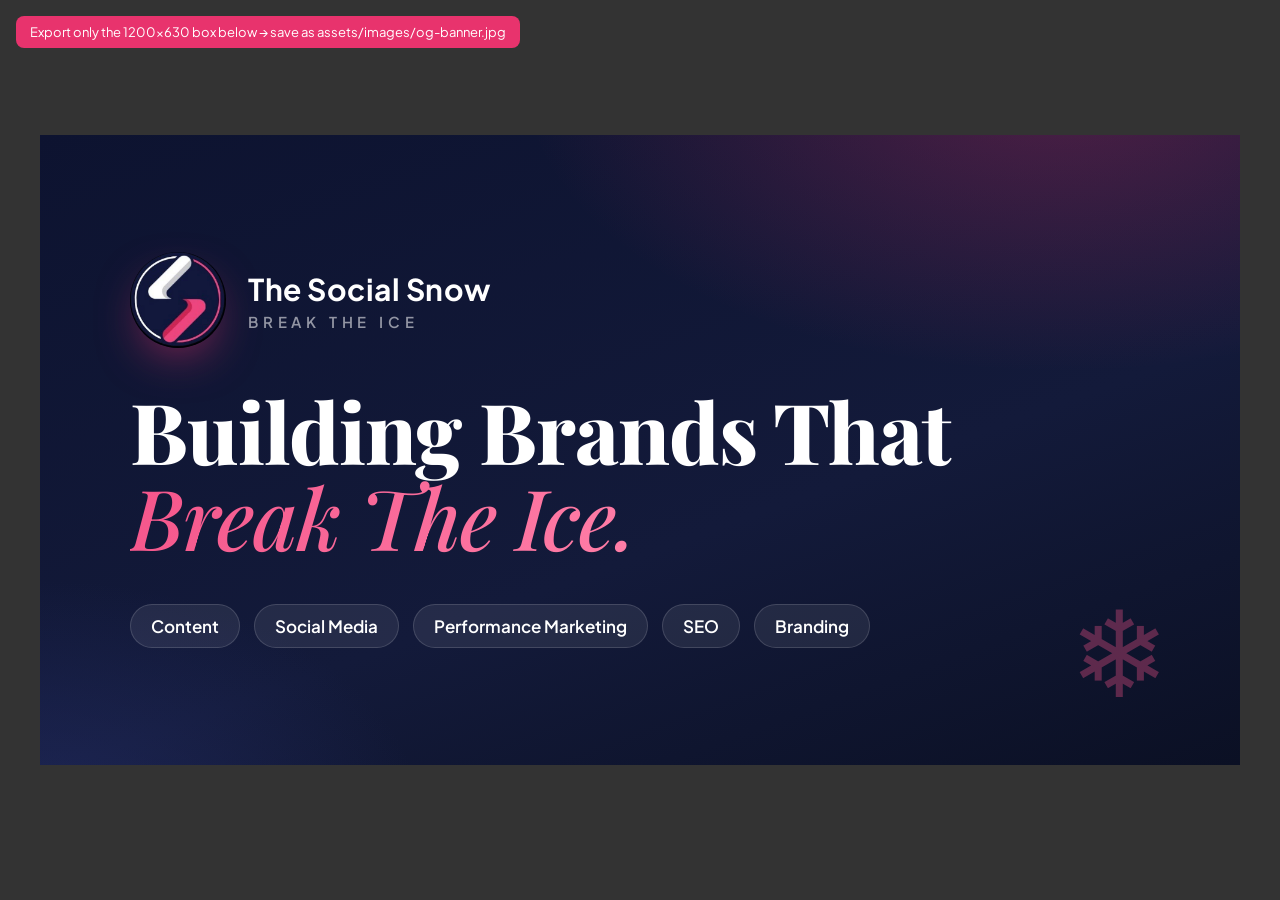
<file: assets/og-banner.html>
<!DOCTYPE html>
<html lang="en">
<head>
<meta charset="UTF-8" />
<title>OG Banner — export me to 1200×630</title>
<link href="https://fonts.googleapis.com/css2?family=Playfair+Display:ital,wght@0,800;1,500&family=Plus+Jakarta+Sans:wght@500;700&display=swap" rel="stylesheet" />
<style>
  * { margin: 0; box-sizing: border-box; }
  body { background: #333; display: grid; place-items: center; min-height: 100vh; font-family: "Plus Jakarta Sans", sans-serif; }
  /* This box is exactly the recommended social-share size. Screenshot/export JUST this box. */
  .banner {
    width: 1200px; height: 630px; position: relative; overflow: hidden; color: #fff;
    background:
      radial-gradient(900px 500px at 85% -10%, rgba(232,51,109,0.30), transparent 60%),
      radial-gradient(700px 450px at 0% 110%, rgba(35,44,99,0.65), transparent 55%),
      linear-gradient(160deg, #0d1330 0%, #131a3a 60%, #0b1024 100%);
    padding: 80px 90px; display: flex; flex-direction: column; justify-content: center;
  }
  .row { display: flex; align-items: center; gap: 22px; margin-bottom: 40px; }
  .row img { width: 96px; height: 96px; border-radius: 50%; box-shadow: 0 18px 50px -18px rgba(232,51,109,0.8); }
  .row b { font-size: 30px; font-weight: 700; letter-spacing: .5px; }
  .row span { display: block; font-size: 15px; letter-spacing: .32em; text-transform: uppercase; color: rgba(255,255,255,.55); font-weight: 600; margin-top: 4px; }
  h1 { font-family: "Playfair Display", serif; font-weight: 800; font-size: 84px; line-height: 1.02; letter-spacing: -1px; max-width: 900px; }
  h1 em { font-style: italic; font-weight: 500;
    background: linear-gradient(120deg, #f4548a, #ff7fa8); -webkit-background-clip: text; background-clip: text; color: transparent; }
  .chips { display: flex; flex-wrap: wrap; gap: 14px; margin-top: 44px; }
  .chips span { background: rgba(255,255,255,.08); border: 1px solid rgba(255,255,255,.14); padding: 10px 20px; border-radius: 999px; font-size: 17px; font-weight: 600; }
  .flake { position: absolute; color: rgba(244,84,138,.35); font-size: 120px; right: 70px; bottom: 40px; }
  .hint { position: fixed; top: 16px; left: 16px; color: #fff; font-size: 13px; background: #e8336d; padding: 8px 14px; border-radius: 8px; }
</style>
</head>
<body>
  <div class="hint">Export only the 1200×630 box below → save as assets/images/og-banner.jpg</div>
  <div class="banner" id="banner">
    <div class="row">
      <img src="images/logo.jpg" alt="The Social Snow logo" />
      <div><b>The Social Snow</b><span>Break The Ice</span></div>
    </div>
    <h1>Building Brands That <em>Break The Ice.</em></h1>
    <div class="chips">
      <span>Content</span><span>Social Media</span><span>Performance Marketing</span><span>SEO</span><span>Branding</span>
    </div>
    <div class="flake">❄</div>
  </div>
</body>
</html>
</file>
<file: assets/css/style.css>
/* ============================================================
   THE SOCIAL SNOW — Design System
   Building Brands That Break The Ice.
   ============================================================ */

/* ---------- Tokens ---------- */
:root {
  --navy-900: #0b1024;
  --navy-800: #111735;
  --navy-700: #19204a;
  --navy-600: #232c63;
  --pink-600: #d61f63;
  --pink-500: #e8336d;
  --pink-400: #f4548a;
  --pink-300: #ff7fa8;
  --cream: #faf7f4;
  --white: #ffffff;
  --ink: #141a33;
  --muted: #5c6480;
  --muted-light: #8a90a6;
  --line: rgba(20, 26, 51, 0.08);

  --grad-brand: linear-gradient(120deg, #e8336d 0%, #f4548a 50%, #ff7fa8 100%);
  --grad-navy: linear-gradient(150deg, #19204a 0%, #0b1024 100%);
  --grad-hero: radial-gradient(1200px 600px at 75% -10%, rgba(232, 51, 109, 0.18), transparent 60%),
               radial-gradient(900px 500px at 0% 10%, rgba(35, 44, 99, 0.55), transparent 55%),
               linear-gradient(160deg, #0d1330 0%, #131a3a 60%, #0b1024 100%);

  --font-display: "Playfair Display", Georgia, serif;
  --font-body: "Plus Jakarta Sans", "Segoe UI", system-ui, sans-serif;

  --radius-sm: 12px;
  --radius: 20px;
  --radius-lg: 28px;
  --radius-pill: 999px;
  --shadow-sm: 0 4px 16px rgba(15, 19, 48, 0.06);
  --shadow: 0 18px 50px -20px rgba(15, 19, 48, 0.28);
  --shadow-pink: 0 16px 40px -14px rgba(232, 51, 109, 0.5);
  --container: 1180px;
  --ease: cubic-bezier(0.22, 1, 0.36, 1);
}

/* ---------- Reset ---------- */
*, *::before, *::after { box-sizing: border-box; }
* { margin: 0; padding: 0; }
html { scroll-behavior: smooth; -webkit-text-size-adjust: 100%; }
body {
  font-family: var(--font-body);
  color: var(--ink);
  background: var(--cream);
  line-height: 1.65;
  font-size: 16px;
  overflow-x: hidden;
  -webkit-font-smoothing: antialiased;
}
img { max-width: 100%; display: block; }
a { color: inherit; text-decoration: none; }
ul { list-style: none; }
button { font-family: inherit; cursor: pointer; border: none; background: none; }
input, textarea, select { font-family: inherit; font-size: 1rem; }
::selection { background: var(--pink-400); color: #fff; }

/* ---------- Layout helpers ---------- */
.container { width: 100%; max-width: var(--container); margin-inline: auto; padding-inline: 24px; }
.section { padding: clamp(64px, 9vw, 130px) 0; position: relative; }
.section--tight { padding: clamp(48px, 6vw, 80px) 0; }
.bg-navy { background: var(--grad-navy); color: var(--white); }
.bg-cream { background: var(--cream); }
.bg-white { background: var(--white); }

.eyebrow {
  display: inline-flex; align-items: center; gap: 8px;
  font-size: 0.78rem; font-weight: 700; letter-spacing: 0.18em;
  text-transform: uppercase; color: var(--pink-500);
  margin-bottom: 18px;
}
.eyebrow::before { content: "\2744"; font-size: 0.9em; }
.bg-navy .eyebrow { color: var(--pink-300); }

.section-title {
  font-family: var(--font-display);
  font-weight: 800;
  line-height: 1.08;
  letter-spacing: -0.5px;
  font-size: clamp(2rem, 4.5vw, 3.4rem);
}
.section-lead {
  color: var(--muted);
  max-width: 620px;
  margin-top: 18px;
  font-size: 1.08rem;
}
.bg-navy .section-lead { color: rgba(255, 255, 255, 0.72); }
.text-center { text-align: center; }
.mx-auto { margin-inline: auto; }
.title-italic { font-style: italic; font-weight: 500; }
.text-pink { color: var(--pink-500); }
.bg-navy .text-pink { color: var(--pink-300); }
.text-grad {
  background: var(--grad-brand);
  -webkit-background-clip: text; background-clip: text; color: transparent;
}

/* ---------- Buttons ---------- */
.btn {
  display: inline-flex; align-items: center; justify-content: center; gap: 10px;
  font-weight: 700; font-size: 0.98rem;
  padding: 15px 30px; border-radius: var(--radius-pill);
  transition: transform .35s var(--ease), box-shadow .35s var(--ease), background .3s, color .3s;
  white-space: nowrap; line-height: 1;
}
.btn svg { width: 18px; height: 18px; transition: transform .35s var(--ease); }
.btn:hover svg { transform: translateX(4px); }
.btn-primary { background: var(--grad-brand); color: #fff; box-shadow: var(--shadow-pink); }
.btn-primary:hover { transform: translateY(-3px); box-shadow: 0 22px 48px -14px rgba(232, 51, 109, 0.62); }
.btn-dark { background: var(--navy-800); color: #fff; }
.btn-dark:hover { transform: translateY(-3px); box-shadow: var(--shadow); }
.btn-ghost {
  background: transparent; color: var(--ink);
  border: 1.5px solid rgba(20, 26, 51, 0.16);
}
.btn-ghost:hover { border-color: var(--pink-500); color: var(--pink-500); transform: translateY(-3px); }
.bg-navy .btn-ghost { color: #fff; border-color: rgba(255,255,255,0.22); }
.bg-navy .btn-ghost:hover { border-color: var(--pink-300); color: var(--pink-300); }
.btn-light { background: #fff; color: var(--navy-800); }
.btn-light:hover { transform: translateY(-3px); box-shadow: 0 18px 40px -16px rgba(0,0,0,0.4); }
.btn-block { width: 100%; }

/* ---------- Navbar ---------- */
.nav {
  position: fixed; inset: 0 0 auto 0; z-index: 100;
  transition: background .4s, box-shadow .4s, padding .4s;
  padding: 18px 0;
}
.nav.scrolled {
  background: rgba(250, 247, 244, 0.82);
  backdrop-filter: saturate(160%) blur(14px);
  -webkit-backdrop-filter: saturate(160%) blur(14px);
  box-shadow: 0 1px 0 var(--line);
  padding: 12px 0;
}
.nav__inner { display: flex; align-items: center; justify-content: space-between; gap: 24px; }
.brand { display: flex; align-items: center; gap: 12px; font-weight: 800; }
.brand img { width: 44px; height: 44px; border-radius: 50%; box-shadow: 0 6px 18px -8px rgba(0,0,0,.5); }
.brand__name { display: flex; flex-direction: column; line-height: 1.05; }
.brand__name b { font-size: 1.02rem; letter-spacing: 0.3px; color: #fff; transition: color .4s; }
.brand__name span { font-size: 0.64rem; letter-spacing: 0.22em; text-transform: uppercase; color: rgba(255,255,255,0.55); font-weight: 600; transition: color .4s; }
.nav.scrolled .brand__name b { color: var(--ink); }
.nav.scrolled .brand__name span { color: var(--muted-light); }
.nav-links { display: flex; align-items: center; gap: 4px; }
.nav-links a {
  position: relative; padding: 9px 16px; font-weight: 600; font-size: 0.95rem;
  color: rgba(255,255,255,0.85); border-radius: var(--radius-pill); transition: color .25s;
}
.nav.scrolled .nav-links a { color: var(--ink); }
/* the in-menu CTA button is mobile-only; hide on desktop */
.nav-links > .btn { display: none; }
.nav-links a::after {
  content: ""; position: absolute; left: 16px; right: 16px; bottom: 4px; height: 2px;
  background: var(--grad-brand); border-radius: 2px;
  transform: scaleX(0); transform-origin: left; transition: transform .3s var(--ease);
}
.nav-links a:hover { color: var(--pink-300); }
.nav-links a:hover::after, .nav-links a.active::after { transform: scaleX(1); }
.nav-links a.active { color: var(--pink-300); }
.nav.scrolled .nav-links a:hover, .nav.scrolled .nav-links a.active { color: var(--pink-500); }
.nav__cta { display: flex; align-items: center; gap: 10px; }
.nav-toggle { display: none; position: relative; z-index: 120; width: 44px; height: 44px; border-radius: 12px; align-items: center; justify-content: center; }
.nav-toggle span { width: 22px; height: 2px; background: #fff; position: relative; transition: .3s; }
.nav-toggle span::before, .nav-toggle span::after { content: ""; position: absolute; left: 0; width: 22px; height: 2px; background: #fff; transition: .3s; }
.nav-toggle span::before { top: -7px; } .nav-toggle span::after { top: 7px; }
/* scrolled state: dark bars over the cream navbar */
.nav.scrolled .nav-toggle span,
.nav.scrolled .nav-toggle span::before,
.nav.scrolled .nav-toggle span::after { background: var(--ink); }
/* open state (✕): hide middle bar, dark diagonal bars on the cream drawer.
   Listed after — and made specific enough — to win over the scrolled rules. */
.nav .nav-toggle.open span,
.nav.scrolled .nav-toggle.open span { background: transparent; }
.nav .nav-toggle.open span::before,
.nav .nav-toggle.open span::after,
.nav.scrolled .nav-toggle.open span::before,
.nav.scrolled .nav-toggle.open span::after { background: var(--ink); }
.nav-toggle.open span::before { top: 0; transform: rotate(45deg); }
.nav-toggle.open span::after { top: 0; transform: rotate(-45deg); }

/* ---------- Hero ---------- */
.hero {
  position: relative; min-height: 100svh; display: flex;
  flex-direction: column; justify-content: center;
  background: var(--grad-hero); color: #fff; overflow: hidden;
  padding: 150px 0 70px;
}
.hero > .container { width: 100%; }
.hero__grid { display: grid; grid-template-columns: 1.32fr 0.68fr; gap: 44px; align-items: center; }
.hero__badge {
  display: inline-flex; align-items: center; gap: 10px;
  padding: 8px 16px 8px 8px; border-radius: var(--radius-pill);
  background: rgba(255,255,255,0.06); border: 1px solid rgba(255,255,255,0.12);
  font-size: 0.82rem; font-weight: 600; letter-spacing: 0.02em; margin-bottom: 26px;
}
.hero__badge b { background: var(--grad-brand); padding: 4px 12px; border-radius: var(--radius-pill); font-weight: 700; }
.hero h1 {
  font-family: var(--font-display); font-weight: 800;
  font-size: clamp(2.3rem, 5vw, 4.05rem); line-height: 1.03; letter-spacing: -1px;
}
.hero h1 em { font-style: italic; color: var(--pink-300); font-weight: 600; }
.hero h1 > span, .hero h1 > em { display: block; }
@media (min-width: 600px) { .hero h1 > span, .hero h1 > em { white-space: nowrap; } }
.hero__sub { margin-top: 24px; font-size: 1.15rem; color: rgba(255,255,255,0.76); max-width: 540px; }
.hero__cta { display: flex; flex-wrap: wrap; gap: 14px; margin-top: 36px; }
.hero__stats { display: flex; gap: 36px; margin-top: 48px; flex-wrap: wrap; }
.hero__stats .num { font-family: var(--font-display); font-size: 2.1rem; font-weight: 800; }
.hero__stats .lbl { font-size: 0.82rem; color: rgba(255,255,255,0.6); letter-spacing: 0.04em; }

.hero__visual { position: relative; aspect-ratio: 1; display: grid; place-items: center; }
.orb {
  position: absolute; width: 78%; aspect-ratio: 1; border-radius: 50%;
  background: var(--grad-brand); filter: blur(8px); opacity: 0.32;
  animation: float 7s ease-in-out infinite;
}
.hero-logo {
  width: 60%; border-radius: 50%; position: relative; z-index: 2;
  box-shadow: 0 40px 90px -30px rgba(232,51,109,0.7), 0 0 0 1px rgba(255,255,255,0.06);
  animation: float 6s ease-in-out infinite;
}
.float-card {
  position: absolute; z-index: 3; background: rgba(255,255,255,0.95); color: var(--ink);
  padding: 12px 16px; border-radius: 14px; box-shadow: var(--shadow);
  display: flex; align-items: center; gap: 10px; font-weight: 700; font-size: 0.86rem;
  backdrop-filter: blur(6px);
}
.float-card i { width: 34px; height: 34px; border-radius: 10px; display: grid; place-items: center; background: var(--grad-brand); color: #fff; font-style: normal; }
.float-card.fc-1 { top: 8%; left: -4%; animation: float 5s ease-in-out infinite; }
.float-card.fc-2 { bottom: 14%; right: -6%; animation: float 6.5s ease-in-out infinite 0.5s; }
.float-card.fc-3 { bottom: 0%; left: 6%; animation: float 5.8s ease-in-out infinite 0.3s; }

@keyframes float { 0%,100% { transform: translateY(0); } 50% { transform: translateY(-16px); } }

.hero__marquee { margin-top: 40px; border-top: 1px solid rgba(255,255,255,0.1); padding-top: 26px; }

/* ---------- Marquee ---------- */
.marquee { overflow: hidden; -webkit-mask: linear-gradient(90deg, transparent, #000 8%, #000 92%, transparent); mask: linear-gradient(90deg, transparent, #000 8%, #000 92%, transparent); }
.marquee__track { display: flex; gap: 56px; width: max-content; animation: scroll-x 26s linear infinite; }
.marquee:hover .marquee__track { animation-play-state: paused; }
.marquee__track a, .marquee__track span { font-family: var(--font-display); font-style: italic; font-size: 1.35rem; opacity: 0.55; white-space: nowrap; display: inline-flex; align-items: center; gap: 56px; cursor: pointer; transition: opacity .25s, color .25s; }
.marquee__track a::after, .marquee__track span::after { content: "\2744"; font-style: normal; color: var(--pink-300); }
.marquee__track a:hover { opacity: 1; color: var(--pink-300); }
@keyframes scroll-x { to { transform: translateX(-50%); } }

/* ---------- Hero kicker (uppercase subtitle) ---------- */
.hero__kicker { text-transform: uppercase; letter-spacing: 0.15em; font-size: 0.92rem; font-weight: 600; color: rgba(255,255,255,0.72); }

/* ---------- Hero "proof" logo strip (white logos on dark) ---------- */
.hero__trust { margin-top: 54px; }
.hero__trust-title {
  font-family: var(--font-display); font-weight: 800; color: #fff;
  font-size: clamp(1.3rem, 2.6vw, 1.9rem); display: inline-flex; align-items: center; gap: 12px;
  padding: 0 40px 14px 0; border-bottom: 2px solid rgba(255,255,255,0.16);
}
.hero__logos { margin-top: 32px; display: flex; flex-wrap: wrap; align-items: center; justify-content: center; gap: 22px 52px; }
.hero__logos img { width: 200px; height: 84px; object-fit: contain; opacity: 0.85; transition: opacity .35s var(--ease), transform .35s var(--ease); }
.hero__logos img.logo-badge { width: 96px; }
.hero__logos img:hover { opacity: 1; transform: translateY(-3px); }
@media (max-width: 560px) {
  .hero__logos { display: grid; grid-template-columns: 1fr 1fr; gap: 26px 18px; align-items: center; justify-items: center; }
  .hero__logos img { width: 100%; max-width: 150px; height: 50px; }
  .hero__logos img.logo-badge { grid-column: 1 / -1; width: 62px; height: 62px; }
}

/* ---------- About preview ---------- */
.founder { display: grid; grid-template-columns: 0.9fr 1.1fr; gap: 56px; align-items: center; }
.founder__photo { position: relative; }
.founder__photo .frame {
  aspect-ratio: 4/5; border-radius: var(--radius-lg); overflow: hidden; position: relative;
  background: var(--grad-navy); box-shadow: var(--shadow);
  display: grid; place-items: center;
}
.founder__photo .frame .initials { font-family: var(--font-display); font-size: 7rem; color: #fff; font-weight: 800; opacity: 0.9; }
.founder__photo .frame img { width: 100%; height: 100%; object-fit: cover; object-position: 50% 26%; }
.founder__photo .tag {
  position: absolute; bottom: 22px; left: -18px; background: #fff; padding: 14px 20px;
  border-radius: 16px; box-shadow: var(--shadow); font-weight: 700;
}
.founder__photo .tag span { display: block; font-size: 0.75rem; color: var(--pink-500); font-weight: 700; letter-spacing: 0.1em; text-transform: uppercase; }
.founder__photo .deco { position: absolute; inset: -18px auto auto -18px; width: 90px; height: 90px; border-radius: 20px; background: var(--grad-brand); z-index: -1; opacity: .8; }
.wave { display: inline-block; animation: wave 2.4s ease-in-out infinite; transform-origin: 70% 70%; }
@keyframes wave { 0%,60%,100%{transform:rotate(0)} 10%{transform:rotate(14deg)} 20%{transform:rotate(-8deg)} 30%{transform:rotate(14deg)} 40%{transform:rotate(-4deg)} 50%{transform:rotate(10deg)} }
.signature { font-family: var(--font-display); font-style: italic; font-size: 1.6rem; margin-top: 22px; color: var(--pink-500); }

/* ---------- Services grid ---------- */
.cards { display: grid; grid-template-columns: repeat(auto-fit, minmax(270px, 1fr)); gap: 22px; }
.card {
  background: #fff; border: 1px solid var(--line); border-radius: var(--radius);
  padding: 30px; transition: transform .4s var(--ease), box-shadow .4s var(--ease), border-color .3s;
  position: relative; overflow: hidden;
}
.card::before { content: ""; position: absolute; inset: 0 0 auto 0; height: 3px; background: var(--grad-brand); transform: scaleX(0); transform-origin: left; transition: transform .4s var(--ease); }
.card:hover { transform: translateY(-8px); box-shadow: var(--shadow); border-color: transparent; }
.card:hover::before { transform: scaleX(1); }
.card__icon {
  width: 56px; height: 56px; border-radius: 16px; display: grid; place-items: center;
  background: linear-gradient(135deg, rgba(232,51,109,0.12), rgba(244,84,138,0.06));
  color: var(--pink-500); margin-bottom: 20px; transition: .4s var(--ease);
}
.card:hover .card__icon { background: var(--grad-brand); color: #fff; transform: rotate(-6deg) scale(1.05); }
.card__icon svg { width: 28px; height: 28px; }
.card h3 { font-size: 1.2rem; font-weight: 800; margin-bottom: 10px; }
.card p { color: var(--muted); font-size: 0.95rem; }
.card__list { margin-top: 16px; display: flex; flex-direction: column; gap: 8px; }
.card__list li { display: flex; gap: 10px; font-size: 0.9rem; color: var(--muted); align-items: flex-start; }
.card__list li::before { content: ""; flex: none; width: 8px; height: 8px; margin-top: 7px; border-radius: 50%; background: var(--grad-brand); }
.card__link { margin-top: 18px; display: inline-flex; align-items: center; gap: 8px; font-weight: 700; font-size: 0.9rem; color: var(--pink-500); }
.card__link svg { width: 16px; height: 16px; transition: transform .3s var(--ease); }
.card:hover .card__link svg { transform: translateX(4px); }

/* Services chips (overview) */
.chips { display: flex; flex-wrap: wrap; gap: 14px; }
.chip {
  display: inline-flex; align-items: center; gap: 12px;
  background: var(--navy-800); color: #fff; padding: 14px 22px 14px 14px;
  border-radius: var(--radius-pill); font-weight: 600; font-size: 0.98rem;
  transition: transform .35s var(--ease), background .3s; cursor: default;
}
.chip i { width: 34px; height: 34px; border-radius: 50%; background: #fff; color: var(--navy-800); display: grid; place-items: center; font-style: normal; }
.chip i svg { width: 18px; height: 18px; }
.chip:hover { transform: translateY(-4px) scale(1.02); background: var(--pink-500); }

/* ---------- Why choose / feature cards ---------- */
.feature {
  padding: 30px; border-radius: var(--radius); background: rgba(255,255,255,0.04);
  border: 1px solid rgba(255,255,255,0.08); transition: .4s var(--ease);
}
.feature:hover { background: rgba(255,255,255,0.07); transform: translateY(-6px); }
.feature .spark { font-size: 1.6rem; display: block; margin-bottom: 16px; }
.feature h3 { font-size: 1.2rem; margin-bottom: 8px; }
.feature p { color: rgba(255,255,255,0.66); font-size: 0.95rem; }
.feature .idx { font-family: var(--font-display); font-size: 0.9rem; color: var(--pink-300); font-weight: 700; letter-spacing: .1em; }

/* ---------- Stats band ---------- */
.statband { display: grid; grid-template-columns: repeat(4, 1fr); gap: 24px; text-align: center; }
.statband .num { font-family: var(--font-display); font-size: clamp(2.2rem, 5vw, 3.4rem); font-weight: 800; }
.statband .lbl { color: var(--muted); font-weight: 600; font-size: 0.92rem; }
.bg-navy .statband .lbl { color: rgba(255,255,255,0.65); }

/* ---------- Testimonials ---------- */
.testi-grid { display: grid; grid-template-columns: repeat(auto-fit, minmax(300px, 1fr)); gap: 22px; }
.testi {
  background: #fff; border-radius: var(--radius); padding: 32px; border: 1px solid var(--line);
  display: flex; flex-direction: column; gap: 18px; transition: .4s var(--ease);
}
.testi:hover { transform: translateY(-6px); box-shadow: var(--shadow); }
.testi .stars { color: #ffb73d; letter-spacing: 2px; }
.testi p { font-size: 1.02rem; color: var(--ink); }
.testi .who { display: flex; align-items: center; gap: 12px; margin-top: auto; }
.testi .av { width: 46px; height: 46px; border-radius: 50%; background: var(--grad-brand); color: #fff; display: grid; place-items: center; font-weight: 800; }
.testi .who b { display: block; font-size: 0.95rem; }
.testi .who span { font-size: 0.82rem; color: var(--muted); }
.quote-mark { font-family: var(--font-display); font-size: 3rem; line-height: 0.6; color: var(--pink-400); }

/* ---------- Pricing ---------- */
.price-grid { display: grid; grid-template-columns: repeat(3, 1fr); gap: 24px; align-items: stretch; }
.plan {
  background: #fff; border: 1px solid var(--line); border-radius: var(--radius-lg);
  padding: 36px 30px; display: flex; flex-direction: column; position: relative;
  transition: transform .4s var(--ease), box-shadow .4s var(--ease);
}
.plan:hover { transform: translateY(-8px); box-shadow: var(--shadow); }
.plan--featured { background: var(--grad-navy); color: #fff; border: none; box-shadow: var(--shadow); }
.plan__badge { position: absolute; top: -14px; left: 50%; transform: translateX(-50%); background: var(--grad-brand); color: #fff; padding: 7px 18px; border-radius: var(--radius-pill); font-size: 0.74rem; font-weight: 800; letter-spacing: 0.1em; text-transform: uppercase; box-shadow: var(--shadow-pink); white-space: nowrap; }
.plan h3 { font-size: 1.3rem; font-weight: 800; }
.plan .desc { color: var(--muted); font-size: 0.92rem; margin-top: 6px; min-height: 42px; }
.plan--featured .desc { color: rgba(255,255,255,0.7); }
.plan .price { font-family: var(--font-display); font-size: 2.6rem; font-weight: 800; margin: 18px 0 4px; }
.plan .price small { font-family: var(--font-body); font-size: 0.9rem; color: var(--muted); font-weight: 600; }
.plan--featured .price small { color: rgba(255,255,255,0.6); }
.plan .feat { display: flex; flex-direction: column; gap: 13px; margin: 24px 0 28px; border-top: 1px solid var(--line); padding-top: 24px; }
.plan--featured .feat { border-color: rgba(255,255,255,0.14); }
.plan .feat li { display: flex; gap: 12px; align-items: flex-start; font-size: 0.94rem; }
.plan .feat li svg { flex: none; width: 20px; height: 20px; color: var(--pink-500); margin-top: 1px; }
.plan--featured .feat li svg { color: var(--pink-300); }
.plan .btn { margin-top: auto; }

.custom-quote {
  margin-top: 36px; background: var(--grad-brand); color: #fff; border-radius: var(--radius-lg);
  padding: 44px; display: flex; align-items: center; justify-content: space-between; gap: 30px; flex-wrap: wrap;
  box-shadow: var(--shadow-pink); position: relative; overflow: hidden;
}
.custom-quote h3 { font-family: var(--font-display); font-size: clamp(1.5rem, 3vw, 2.1rem); }
.custom-quote p { color: rgba(255,255,255,0.85); margin-top: 6px; max-width: 540px; }

/* ---------- Process / timeline ---------- */
.steps { display: grid; grid-template-columns: repeat(4, 1fr); gap: 22px; }
.step { position: relative; padding-top: 22px; }
.step__n { font-family: var(--font-display); font-size: 1rem; font-weight: 800; width: 44px; height: 44px; border-radius: 50%; display: grid; place-items: center; background: var(--grad-brand); color: #fff; margin-bottom: 18px; }
.step h3 { font-size: 1.12rem; margin-bottom: 8px; }
.step p { color: var(--muted); font-size: 0.92rem; }
.bg-navy .step p { color: rgba(255,255,255,0.65); }

/* ---------- CTA band ---------- */
.cta-band {
  position: relative; overflow: hidden; border-radius: var(--radius-lg);
  background: var(--grad-navy); color: #fff; padding: clamp(48px, 7vw, 88px);
  text-align: center; box-shadow: var(--shadow);
}
.cta-band::before, .cta-band::after { content: ""; position: absolute; border-radius: 50%; filter: blur(8px); opacity: 0.3; background: var(--grad-brand); }
.cta-band::before { width: 320px; height: 320px; top: -120px; right: -80px; }
.cta-band::after { width: 260px; height: 260px; bottom: -120px; left: -60px; opacity: 0.22; }
.cta-band h2 { font-family: var(--font-display); font-size: clamp(2rem, 5vw, 3.4rem); font-weight: 800; position: relative; }
.cta-band p { color: rgba(255,255,255,0.74); margin: 16px auto 32px; max-width: 560px; position: relative; }
.cta-band .btn { position: relative; }

/* ---------- Contact ---------- */
.contact-grid { display: grid; grid-template-columns: 1fr 1fr; gap: 48px; align-items: start; }
.contact-info { display: flex; flex-direction: column; gap: 16px; }
.contact-card { display: flex; gap: 16px; align-items: center; padding: 20px; background: #fff; border: 1px solid var(--line); border-radius: var(--radius); transition: .35s var(--ease); }
.contact-card:hover { transform: translateX(6px); box-shadow: var(--shadow-sm); border-color: transparent; }
.contact-card .ic { flex: none; width: 50px; height: 50px; border-radius: 14px; background: linear-gradient(135deg, rgba(232,51,109,0.12), rgba(244,84,138,0.05)); color: var(--pink-500); display: grid; place-items: center; }
.contact-card .ic svg { width: 24px; height: 24px; }
.contact-card b { display: block; font-size: 0.78rem; text-transform: uppercase; letter-spacing: 0.1em; color: var(--muted-light); }
.contact-card span { font-weight: 700; }

.form-card { background: #fff; border: 1px solid var(--line); border-radius: var(--radius-lg); padding: clamp(28px, 4vw, 44px); box-shadow: var(--shadow-sm); }
.field { margin-bottom: 18px; }
.field label { display: block; font-weight: 600; font-size: 0.88rem; margin-bottom: 8px; }
.field input, .field select, .field textarea {
  width: 100%; padding: 14px 16px; border: 1.5px solid var(--line); border-radius: 12px;
  background: var(--cream); color: var(--ink); transition: border-color .25s, box-shadow .25s, background .25s;
}
.field input:focus, .field select:focus, .field textarea:focus {
  outline: none; border-color: var(--pink-500); background: #fff;
  box-shadow: 0 0 0 4px rgba(232, 51, 109, 0.1);
}
.field textarea { min-height: 130px; resize: vertical; }
.field-row { display: grid; grid-template-columns: 1fr 1fr; gap: 16px; }
.form-note { font-size: 0.82rem; color: var(--muted); margin-top: 12px; text-align: center; }
.form-success { display: none; padding: 16px; border-radius: 12px; background: rgba(46, 196, 132, 0.12); color: #1c8a5b; font-weight: 600; text-align: center; margin-bottom: 18px; }
.form-success.show { display: block; }

/* ---------- Page hero (inner pages) ---------- */
.page-hero { background: var(--grad-hero); color: #fff; padding: 160px 0 90px; text-align: center; position: relative; overflow: hidden; }
.page-hero h1 { font-family: var(--font-display); font-weight: 800; font-size: clamp(2.4rem, 6vw, 4rem); line-height: 1.05; }
.page-hero p { color: rgba(255,255,255,0.74); max-width: 600px; margin: 18px auto 0; font-size: 1.1rem; }
.crumbs { display: inline-flex; gap: 8px; align-items: center; font-size: 0.85rem; color: rgba(255,255,255,0.6); margin-bottom: 22px; }
.crumbs a:hover { color: var(--pink-300); }

/* ---------- Values / mission ---------- */
.mv-grid { display: grid; grid-template-columns: 1fr 1fr; gap: 24px; }
.mv {
  padding: 40px; border-radius: var(--radius-lg); background: #fff; border: 1px solid var(--line);
  position: relative; overflow: hidden; transition: .4s var(--ease);
}
.mv:hover { transform: translateY(-6px); box-shadow: var(--shadow); }
.mv__ic { width: 60px; height: 60px; border-radius: 18px; background: var(--grad-brand); color: #fff; display: grid; place-items: center; margin-bottom: 22px; }
.mv__ic svg { width: 30px; height: 30px; }
.mv h3 { font-family: var(--font-display); font-size: 1.6rem; margin-bottom: 12px; }
.mv p { color: var(--muted); }
.values-list { display: flex; flex-wrap: wrap; gap: 14px; justify-content: center; }
.value-pill { padding: 14px 26px; border-radius: var(--radius-pill); background: #fff; border: 1.5px solid var(--line); font-weight: 700; transition: .35s var(--ease); display: inline-flex; align-items: center; gap: 10px; }
.value-pill::before { content: "\2744"; color: var(--pink-500); }
.value-pill:hover { background: var(--navy-800); color: #fff; transform: translateY(-4px); border-color: transparent; }
.value-pill:hover::before { color: var(--pink-300); }

/* ---------- Footer ---------- */
.footer { background: var(--navy-900); color: #fff; padding: 80px 0 30px; position: relative; }
.footer__grid { display: grid; grid-template-columns: 1.6fr 1fr 1fr 1.2fr; gap: 40px; }
.footer .brand__name b { color: #fff; }
.footer__about p { color: rgba(255,255,255,0.6); margin-top: 18px; max-width: 320px; font-size: 0.95rem; }
.footer__tag { font-family: var(--font-display); font-style: italic; color: var(--pink-300); margin-top: 14px; font-size: 1.05rem; }
.footer h4 { font-size: 0.82rem; letter-spacing: 0.14em; text-transform: uppercase; color: var(--pink-300); margin-bottom: 20px; }
.footer ul { display: flex; flex-direction: column; gap: 11px; }
.footer ul a { color: rgba(255,255,255,0.68); font-size: 0.95rem; transition: color .25s, padding .25s; }
.footer ul a:hover { color: #fff; padding-left: 6px; }
.socials { display: flex; gap: 12px; margin-top: 22px; }
.socials a { width: 42px; height: 42px; border-radius: 12px; background: rgba(255,255,255,0.06); display: grid; place-items: center; transition: .3s var(--ease); }
.socials a:hover { background: var(--grad-brand); transform: translateY(-4px); }
.socials a svg { width: 20px; height: 20px; }
.footer__bottom { margin-top: 56px; padding-top: 26px; border-top: 1px solid rgba(255,255,255,0.1); display: flex; justify-content: space-between; gap: 16px; flex-wrap: wrap; color: rgba(255,255,255,0.5); font-size: 0.88rem; }

/* ---------- Reveal animation ---------- */
.reveal { opacity: 0; transform: translateY(30px); transition: opacity .8s var(--ease), transform .8s var(--ease); }
.reveal.in { opacity: 1; transform: none; }
.reveal[data-delay="1"] { transition-delay: .08s; }
.reveal[data-delay="2"] { transition-delay: .16s; }
.reveal[data-delay="3"] { transition-delay: .24s; }
.reveal[data-delay="4"] { transition-delay: .32s; }

/* Scroll progress */
.scroll-progress { position: fixed; top: 0; left: 0; height: 3px; width: 0; background: var(--grad-brand); z-index: 200; transition: width .1s linear; }

/* Back to top */
.to-top { position: fixed; right: 24px; bottom: 24px; width: 50px; height: 50px; border-radius: 50%; background: var(--navy-800); color: #fff; display: grid; place-items: center; box-shadow: var(--shadow); opacity: 0; pointer-events: none; transform: translateY(20px); transition: .4s var(--ease); z-index: 90; }
.to-top.show { opacity: 1; pointer-events: auto; transform: none; }
.to-top:hover { background: var(--pink-500); }

.split { display: grid; grid-template-columns: 1fr 1fr; gap: 56px; align-items: center; }

/* ---------- Responsive ---------- */
@media (max-width: 980px) {
  .hero__grid { grid-template-columns: 1fr; gap: 40px; }
  .hero__visual { max-width: 420px; margin: 0 auto; }
  .founder, .contact-grid, .split, .mv-grid { grid-template-columns: 1fr; gap: 36px; }
  .price-grid { grid-template-columns: 1fr; max-width: 440px; margin-inline: auto; }
  .statband { grid-template-columns: repeat(2, 1fr); gap: 30px 20px; }
  .steps { grid-template-columns: repeat(2, 1fr); }
  .footer__grid { grid-template-columns: 1fr 1fr; gap: 32px; }
  .footer__about { grid-column: 1 / -1; }
}
@media (max-width: 760px) {
  .nav__cta .btn:not(.nav-toggle) { display: none; }
  .nav-toggle { display: flex; }
  .nav-links {
    position: fixed; top: 0; right: 0; left: auto; bottom: auto;
    height: 100vh; height: 100dvh; width: min(82vw, 340px);
    background: var(--cream); flex-direction: column; align-items: stretch;
    padding: 100px 24px 40px; gap: 6px; transform: translateX(100%);
    transition: transform .4s var(--ease); box-shadow: -20px 0 60px -20px rgba(0,0,0,0.3);
    overflow-y: auto; z-index: 110;
  }
  .nav-links.open { transform: none; }
  .nav-links a { padding: 14px 16px; font-size: 1.05rem; border-radius: 12px; color: var(--ink); }
  .nav-links a.active { color: var(--pink-500); }
  .nav-links a::after { display: none; }
  .nav-links > .btn { display: inline-flex; margin-top: 12px; color: #fff; }
  .field-row { grid-template-columns: 1fr; }
  .hero { padding: 120px 0 60px; }
  .page-hero { padding: 116px 0 60px; }
  .hero__marquee { margin-top: 44px; padding-top: 22px; }
  .hero__visual { max-width: 360px; }
  .float-card { font-size: 0.78rem; padding: 10px 13px; }
  .float-card i { width: 30px; height: 30px; }
  .float-card.fc-1 { left: 0; }
  .float-card.fc-2 { right: 0; }
  .cta-band, .custom-quote { padding-left: 28px; padding-right: 28px; }
}
@media (max-width: 560px) {
  .statband, .footer__grid { grid-template-columns: 1fr; }
  .footer__grid { gap: 30px; }
  .steps { grid-template-columns: 1fr; }
  .hero__stats { gap: 12px; flex-wrap: nowrap; justify-content: space-between; }
  .hero__stats .num { font-size: 1.7rem; }
  .hero__stats .lbl { font-size: 0.72rem; }
  .hero__cta { gap: 12px; }
  .hero__cta .btn { flex: 1 1 auto; }
  .custom-quote { flex-direction: column; text-align: center; align-items: stretch; }
  .custom-quote .btn, .cta-band .btn { width: 100%; }
  .footer__bottom { flex-direction: column; gap: 8px; }
}
@media (max-width: 400px) {
  .container { padding-inline: 18px; }
  .hero h1 { font-size: 2.4rem; }
  .hero__visual { max-width: 280px; }
  .float-card { font-size: 0.72rem; }
  .brand__name span { display: none; }
  .testi, .card, .plan, .mv, .feature { padding: 24px; }
}

@media (prefers-reduced-motion: reduce) {
  *, *::before, *::after { animation-duration: .001ms !important; animation-iteration-count: 1 !important; transition-duration: .001ms !important; scroll-behavior: auto; }
  .reveal { opacity: 1; transform: none; }
}
</file>
